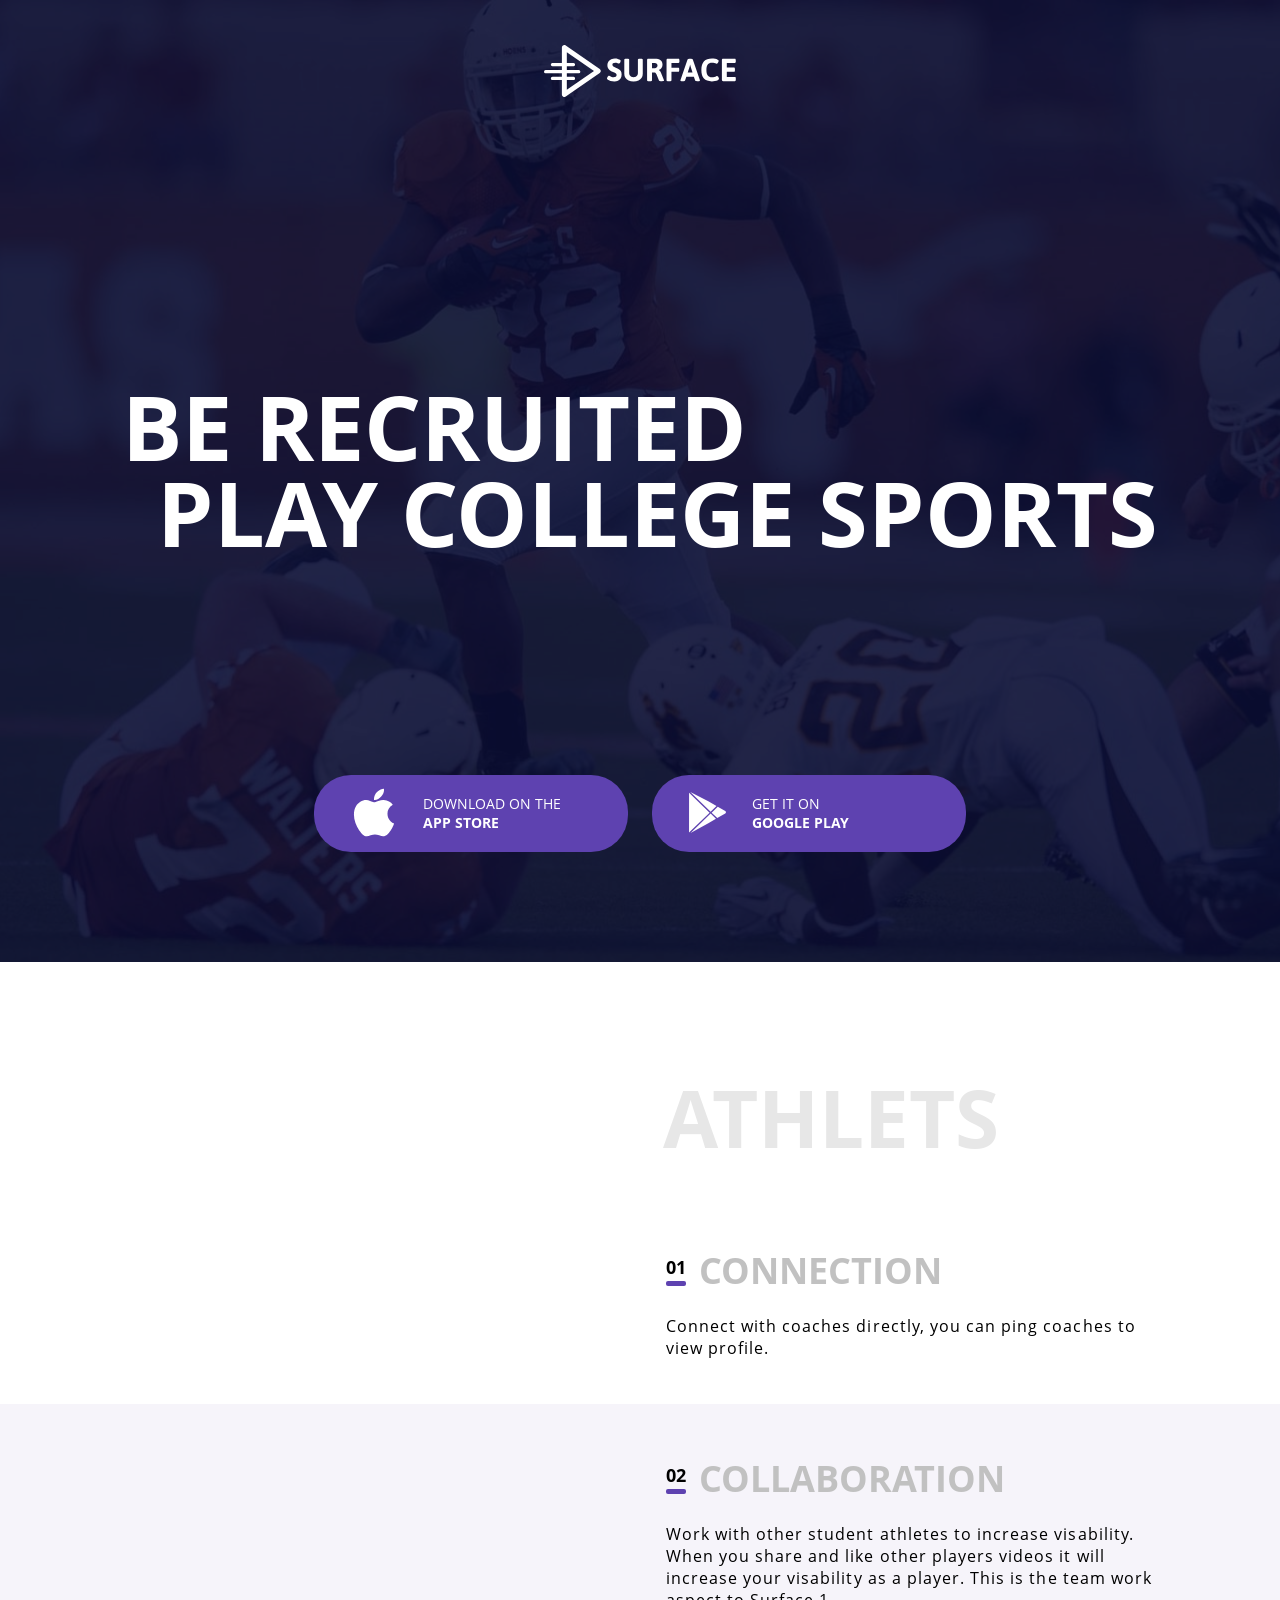
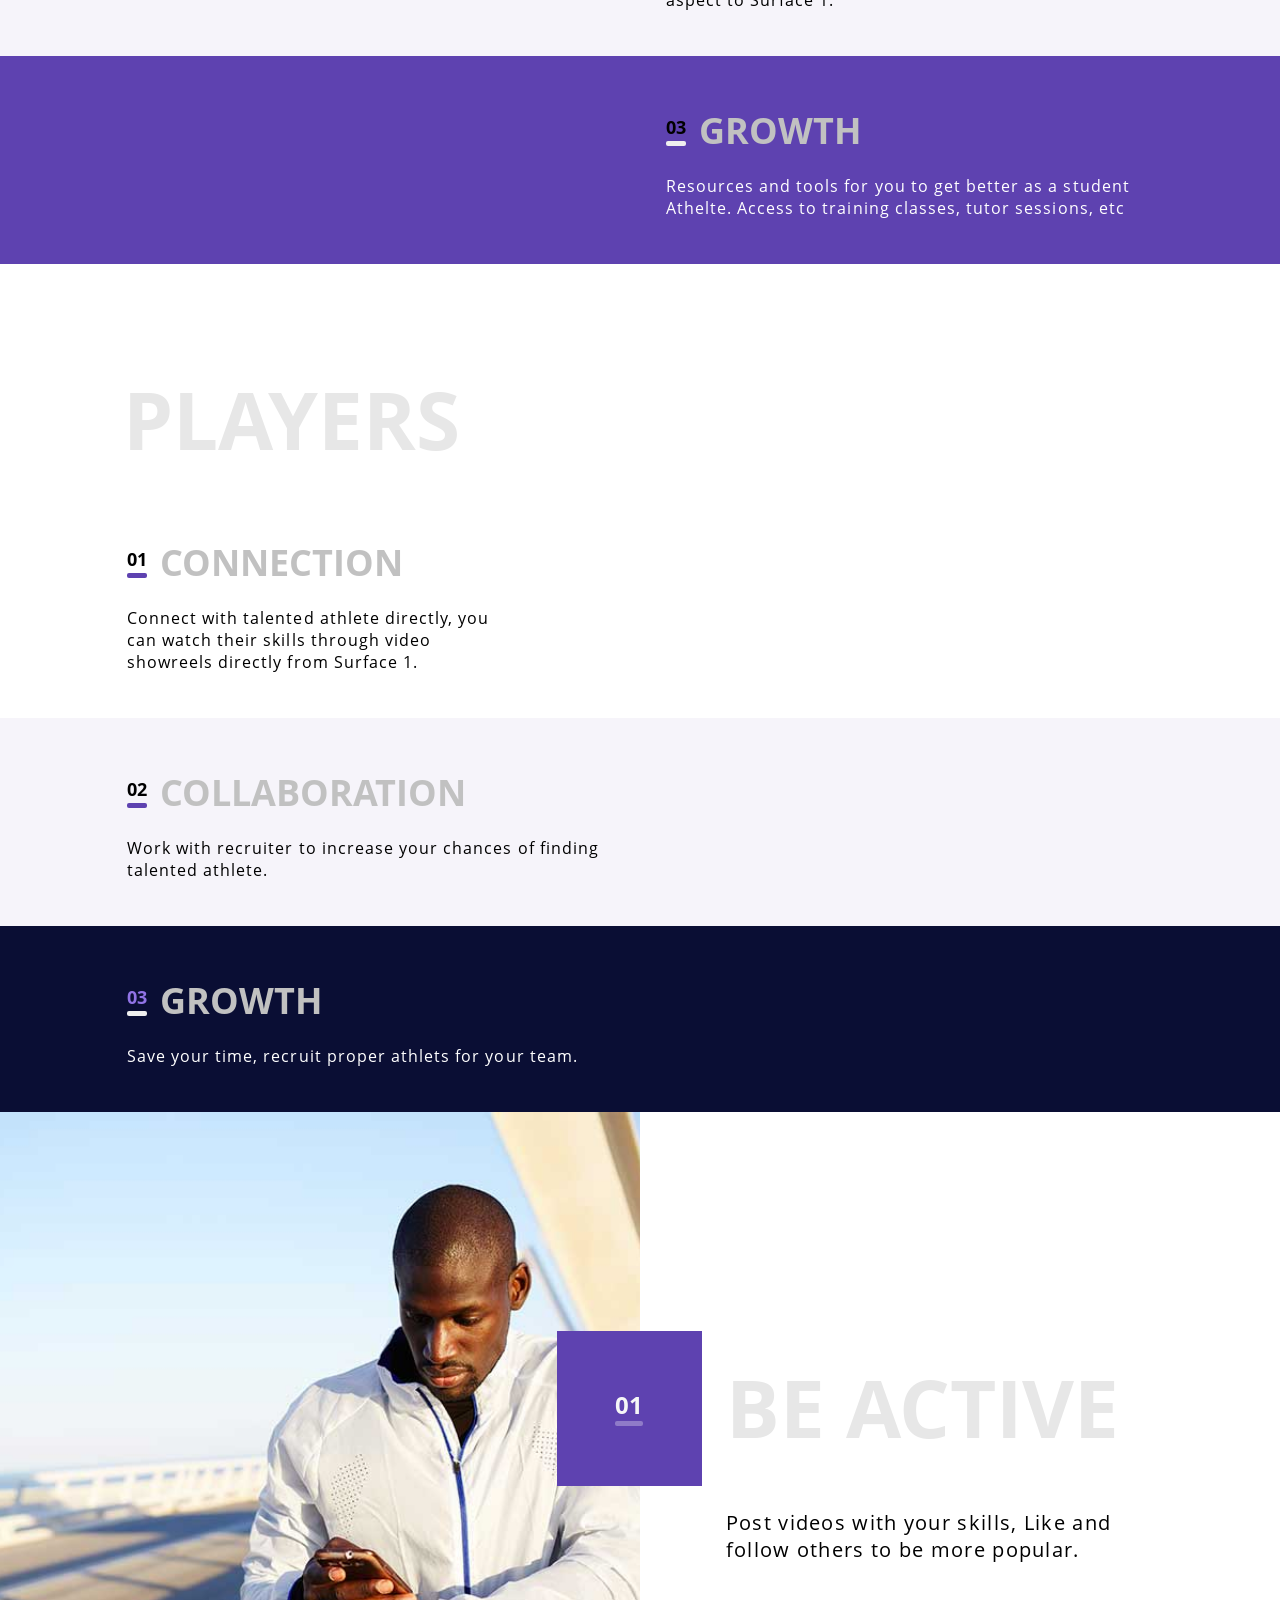
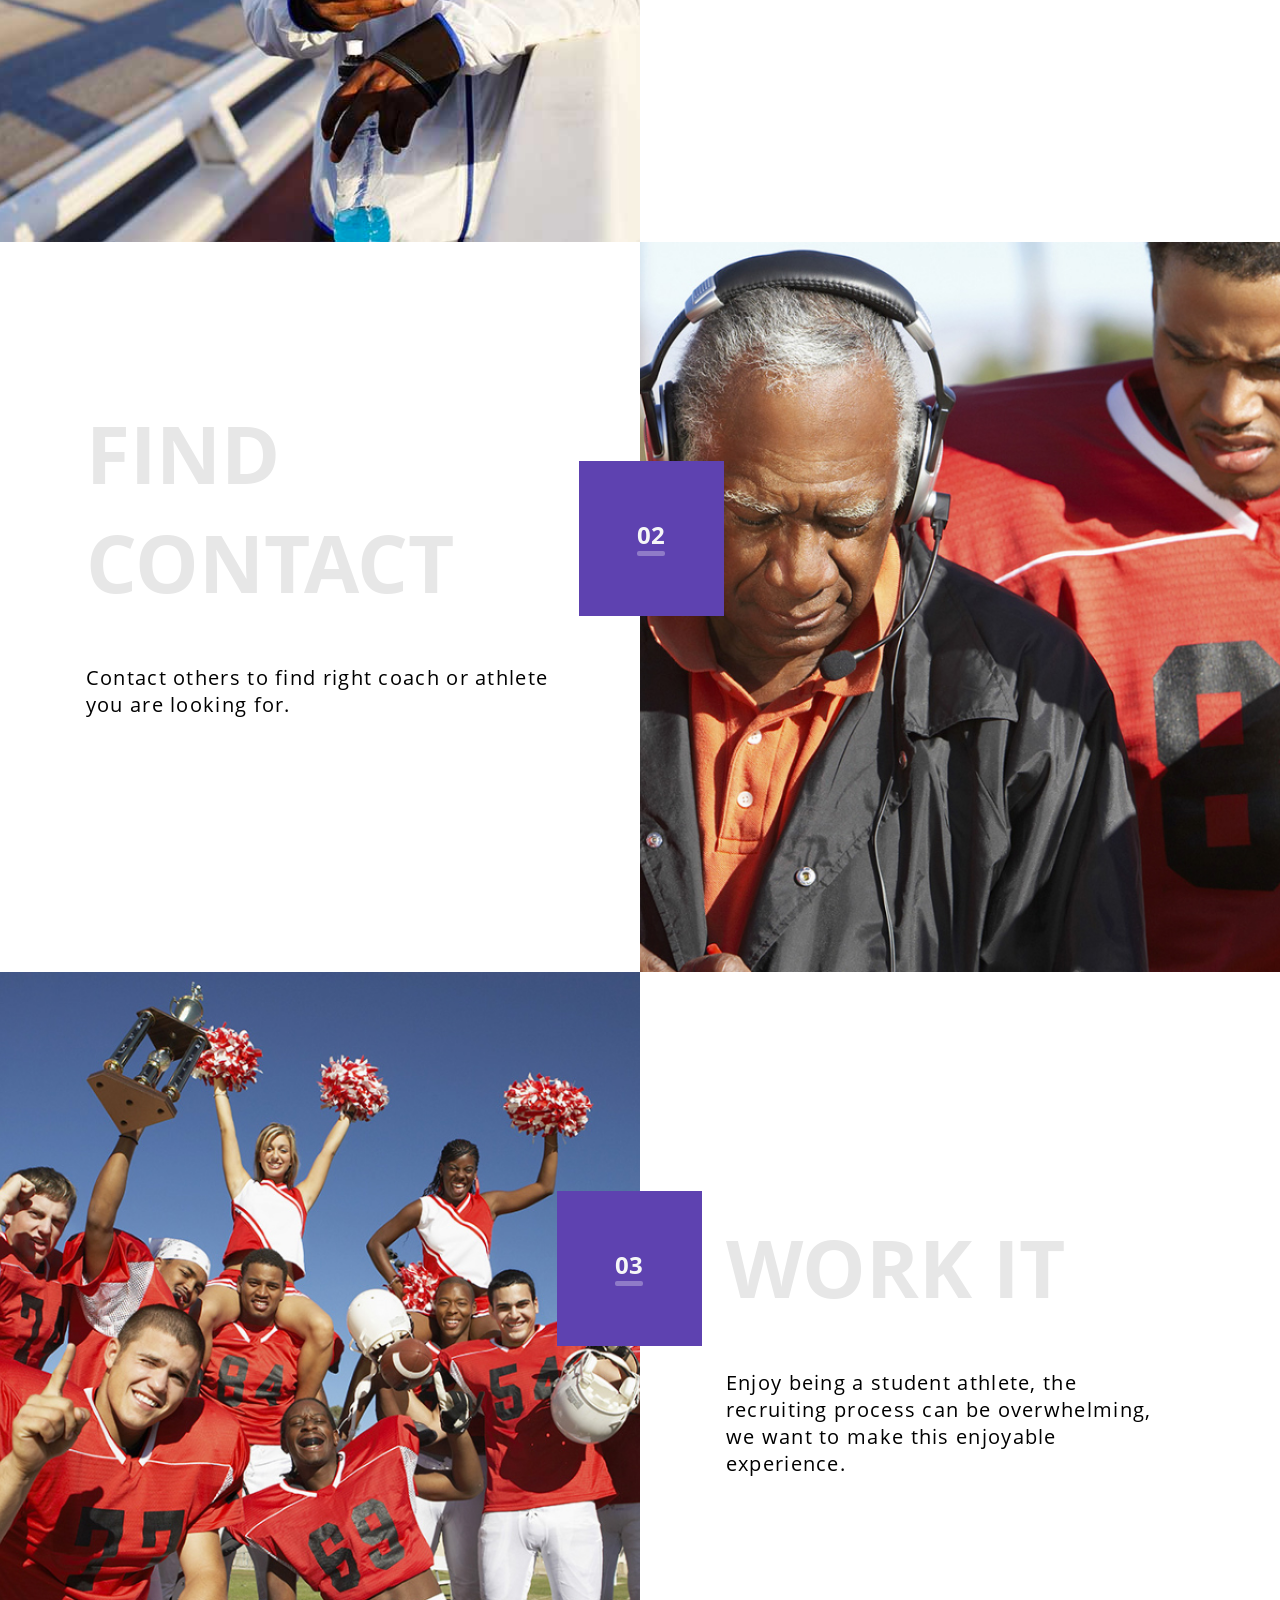
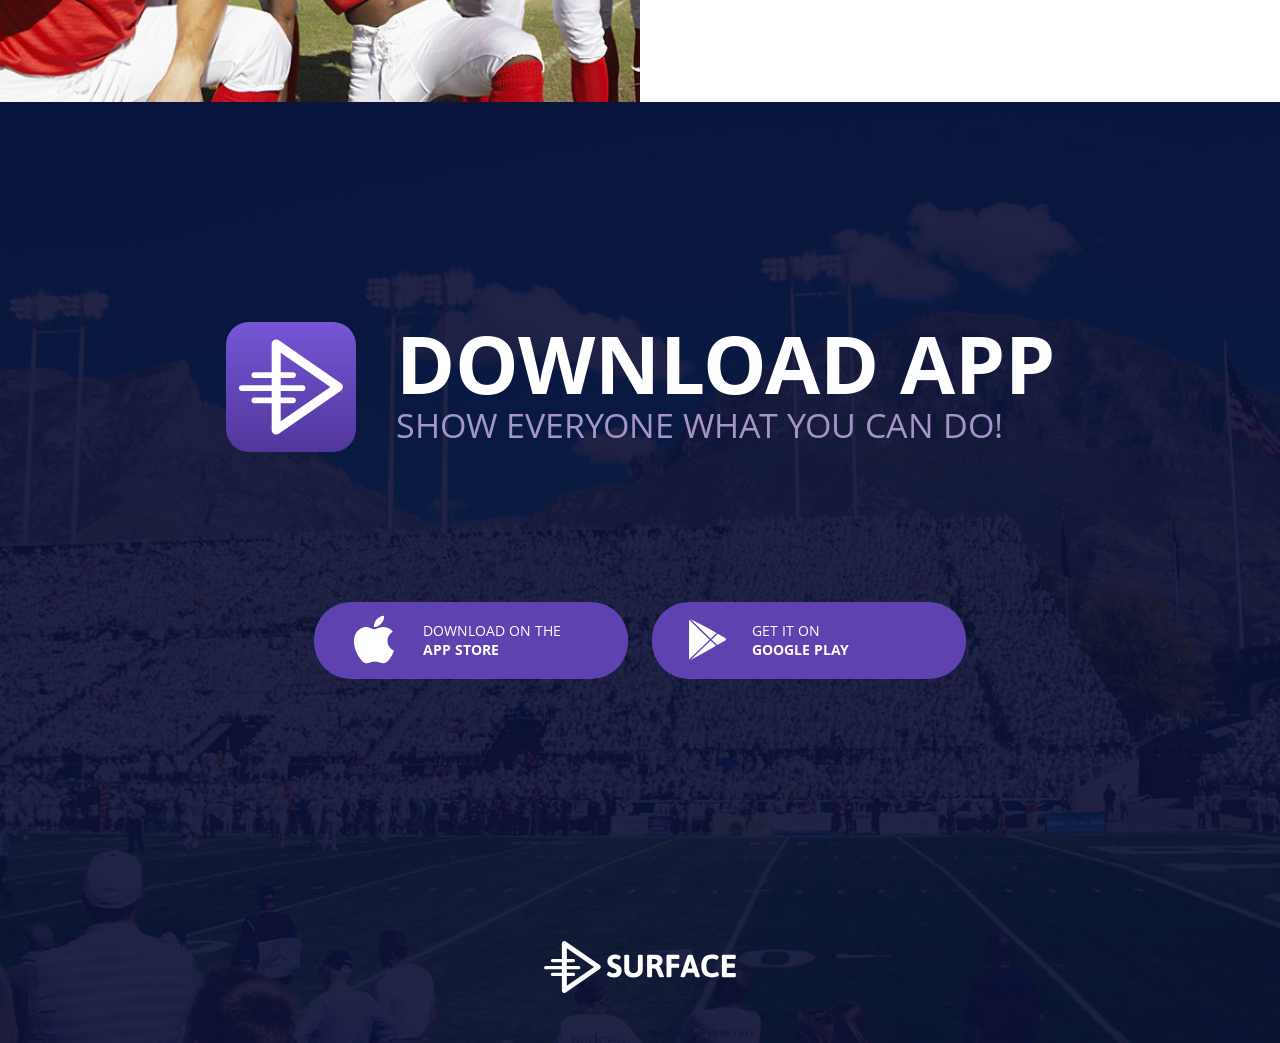
<file: index.html>
<!doctype html>

<html lang="en">

<head>
  <meta charset="utf-8">
  <meta name="viewport" content="width=device-width, initial-scale=1.0">
  <title>MQ-19_Course_Diploma</title>
  <link rel="stylesheet" href="css/styles.css">
</head>

<body>

  <header class="welcome">
    <div class="welcome__container">
      <a href="/" class="surface-logo-container">
    <svg viewBox="0 0 972 264" xmlns="http://www.w3.org/2000/svg" class="surface-logo">
  <g fill="#fff" fill-rule="evenodd">
    <g fill-rule="nonzero" stroke-linecap="round" stroke-linejoin="round">
      <path d="M115.5 36.848v190.304L253.03 132 115.5 36.848zM282.112 142.28l-172 119c-8.29 5.736-19.612-.198-19.612-10.28V13c0-10.082 11.321-16.016 19.612-10.28l172 119c7.184 4.97 7.184 15.59 0 20.56z"/>
      <path d="M42.5 107h107a8 8 0 1 0 0-16h-107a8 8 0 1 0 0 16zm0 70h107a8 8 0 1 0 0-16h-107a8 8 0 1 0 0 16zM8 143h168a8 8 0 1 0 0-16H8a8 8 0 1 0 0 16z"/>
    </g>
    <path d="M356.505 184.362c-7.63 0-14.335-.772-20.117-2.316-5.782-1.544-10.202-3.436-13.26-5.676-3.057-2.24-4.586-4.36-4.586-6.357 0-1.575.59-3.512 1.77-5.813 1.182-2.3 2.59-4.283 4.224-5.95 1.635-1.664 2.997-2.496 4.087-2.496.666 0 2.09.575 4.27 1.725 3.268 1.695 6.37 3.057 9.308 4.086 2.937 1.03 6.313 1.544 10.127 1.544 4.238 0 7.826-.832 10.762-2.497 2.936-1.665 4.404-4.587 4.404-8.764 0-2.423-.757-4.512-2.27-6.268-1.514-1.756-3.452-3.24-5.813-4.45-2.36-1.21-5.57-2.634-9.626-4.27l-7.175-3.087c-4.36-2.12-8.1-4.45-11.217-6.993-3.118-2.543-5.66-5.903-7.63-10.08-1.967-4.18-2.95-9.295-2.95-15.35 0-7.386 1.816-13.532 5.45-18.436 3.632-4.904 8.354-8.507 14.167-10.808 5.812-2.3 12.048-3.45 18.71-3.45 5.448 0 10.382.56 14.802 1.68 4.42 1.12 7.887 2.557 10.4 4.313 2.512 1.757 3.768 3.513 3.768 5.27 0 1.452-.47 3.314-1.407 5.584-.94 2.27-2.104 4.254-3.497 5.95-1.393 1.694-2.694 2.542-3.905 2.542-.544 0-1.513-.303-2.905-.908a51.939 51.939 0 0 0-6.767-2.225c-2.27-.575-5.04-.863-8.31-.863-5.63 0-9.536.893-11.715 2.68-2.18 1.785-3.27 3.89-3.27 6.31 0 2.786.742 5.117 2.225 6.994 1.484 1.877 3.36 3.42 5.63 4.632 2.27 1.21 5.435 2.604 9.492 4.178 6.115 2.603 11.11 5.07 14.985 7.402 3.875 2.33 7.22 5.676 10.036 10.035 2.816 4.36 4.224 9.93 4.224 16.712 0 8.295-1.74 15.092-5.222 20.39-3.482 5.297-7.962 9.127-13.442 11.488-5.48 2.362-11.398 3.542-17.755 3.542h-.002zm96.724 0c-9.81 0-18.21-1.544-25.204-4.632-6.993-3.087-12.337-7.553-16.03-13.396-3.693-5.842-5.54-12.88-5.54-21.115V74.832c0-1.756.787-3.073 2.36-3.95 1.576-.88 4.028-1.318 7.358-1.318h5.45c3.33 0 5.766.44 7.31 1.317 1.544.878 2.316 2.195 2.316 3.95v68.752c0 3.754.923 7.114 2.77 10.08 1.847 2.968 4.435 5.284 7.765 6.95 3.33 1.664 7.145 2.496 11.444 2.496 4.297 0 8.127-.832 11.487-2.497 3.36-1.665 5.98-3.98 7.856-6.948 1.877-2.967 2.816-6.327 2.816-10.08V74.832c0-1.756.77-3.073 2.315-3.95 1.544-.88 3.98-1.318 7.31-1.318h5.36c3.33 0 5.766.44 7.31 1.317 1.544.878 2.316 2.195 2.316 3.95v70.387c0 8.233-1.846 15.272-5.54 21.114-3.692 5.843-9.036 10.31-16.03 13.396-6.992 3.088-15.393 4.632-25.2 4.632l.001.002zm78.376-1.09c-6.478 0-9.717-1.695-9.717-5.085V76.377c0-2.24.513-3.86 1.543-4.86 1.03-.998 2.664-1.497 4.904-1.497h31.515c26.76 0 40.142 10.08 40.142 30.243 0 6.115-1.71 11.382-5.13 15.802-3.422 4.42-8.01 7.72-13.76 9.9v.636c1.998.848 4.102 2.665 6.312 5.45s3.98 5.933 5.313 9.445l14.257 35.51c.485 1.454.727 2.483.727 3.09 0 2.118-3.21 3.177-9.627 3.177h-6.63c-5.39 0-8.507-1.12-9.354-3.36l-12.806-31.515c-1.21-2.42-2.377-4.298-3.497-5.63-1.12-1.332-2.68-2.347-4.677-3.043-1.998-.696-4.692-1.044-8.083-1.044h-6.267v39.507c0 3.39-3.24 5.085-9.717 5.085h-5.45l.002-.001zm30.425-66.026c2.18 0 4.24-.62 6.177-1.862 1.938-1.24 3.48-2.92 4.632-5.04 1.15-2.12 1.724-4.45 1.724-6.993 0-3.753-1.226-6.735-3.678-8.945s-5.767-3.315-9.945-3.315h-14.167v26.156h15.258l-.001-.001zm68.116 66.026c-6.478 0-9.717-1.695-9.717-5.085V76.377c0-2.24.513-3.86 1.543-4.86 1.03-.998 2.664-1.497 4.904-1.497h53.947c1.696 0 2.922.635 3.678 1.907.757 1.27 1.136 3.33 1.136 6.176v4.904c0 2.846-.38 4.904-1.136 6.176-.756 1.27-1.982 1.907-3.678 1.907h-35.51v23.613h34.33c1.695 0 2.936.636 3.723 1.907.787 1.272 1.18 3.3 1.18 6.085v4.995c0 2.846-.393 4.92-1.18 6.222-.787 1.3-2.028 1.952-3.723 1.952h-34.33v42.323c0 3.39-3.24 5.085-9.718 5.085h-5.45.001zm70.205 0c-6.6 0-9.9-1.18-9.9-3.542 0-.666.213-1.634.637-2.906l35.6-103.807c.85-2.3 3.907-3.452 9.174-3.452h8.357c5.267 0 8.325 1.15 9.173 3.452l35.6 103.807c.304 1.21.455 2.18.455 2.906 0 1.21-.65 2.104-1.952 2.68-1.302.575-3.346.862-6.13.862h-7.085c-2.543 0-4.586-.257-6.13-.772-1.544-.514-2.498-1.377-2.86-2.588l-6.54-19.708h-38.054l-6.54 19.708c-.665 2.24-3.147 3.36-7.446 3.36h-6.359zm51.496-44.41l-9.173-28.7c-.545-1.453-1.014-3.118-1.408-4.995a182.088 182.088 0 0 1-1.044-5.358h-.635l-.363 1.997c-.606 3.572-1.302 6.357-2.09 8.355l-9.535 28.7h24.25l-.002.001zm97.995 45.5c-18.163 0-31.56-4.722-40.187-14.168-8.628-9.445-12.942-24.127-12.942-44.048 0-38.326 17.983-57.49 53.948-57.49 4.905 0 9.99.486 15.258 1.454 5.268.97 9.672 2.316 13.214 4.042 3.542 1.725 5.313 3.648 5.313 5.767 0 1.513-.605 3.496-1.816 5.948-1.21 2.452-2.65 4.616-4.314 6.493-1.665 1.878-3.133 2.817-4.405 2.817-.303 0-1.12-.303-2.452-.908a67.092 67.092 0 0 0-9.127-3.044c-3.18-.817-7.222-1.226-12.126-1.226-9.506 0-16.544 3.012-21.116 9.037-4.57 6.024-6.857 15.12-6.857 27.29s2.302 21.344 6.904 27.52c4.6 6.175 11.504 9.263 20.707 9.263 4.784 0 8.947-.484 12.49-1.453 3.54-.97 7.007-2.21 10.398-3.723.18-.06.726-.288 1.634-.682.91-.393 1.575-.59 1.998-.59 1.575 0 3.088.923 4.54 2.77 1.454 1.847 2.635 3.936 3.543 6.267.91 2.33 1.363 4.01 1.363 5.04 0 2.966-1.983 5.48-5.95 7.537-3.965 2.06-8.748 3.588-14.35 4.587-5.6 1-10.82 1.498-15.665 1.498l-.003.002zM907.06 183c-2.24 0-3.875-.515-4.905-1.544-1.03-1.03-1.544-2.664-1.544-4.904V76.377c0-2.24.514-3.86 1.543-4.86 1.03-.998 2.664-1.497 4.905-1.497h59.124c1.695 0 2.92.635 3.678 1.907.757 1.27 1.135 3.33 1.135 6.176v4.904c0 2.846-.378 4.904-1.135 6.176-.757 1.27-1.983 1.907-3.678 1.907h-40.688v23.43h36.328c1.696 0 2.922.637 3.678 1.91.757 1.27 1.136 3.33 1.136 6.174v4.996c0 2.845-.38 4.904-1.136 6.175-.756 1.272-1.982 1.908-3.678 1.908h-36.328v26.156h40.778c1.696 0 2.922.635 3.68 1.906.756 1.272 1.134 3.3 1.134 6.085v5.087c0 2.846-.378 4.904-1.135 6.176-.756 1.27-1.982 1.907-3.678 1.907H907.06z" fill-rule="nonzero"/>
  </g>
</svg>
    </a>
      <div class="title">
        <h1 class="welcome-title">Be recruited
        	<span class="welcome-title-second">Play college sports</span>
        </h1>
      </div>
      <div class="get-app">
        <a href="/" class="button-container">
          <div class="app-store-button">
            <svg xmlns="http://www.w3.org/2000/svg" viewBox="0 0 170 170" class="apple-logo">
  <g fill="#fff" fill-rule="evenodd">
  <path d="M150.37 130.25c-2.45 5.66-5.35 10.87-8.71 15.66-4.58 6.53-8.33 11.05-11.22 13.56-4.48 4.12-9.28 6.23-14.42 6.35-3.69 0-8.14-1.05-13.32-3.18-5.197-2.12-9.973-3.17-14.34-3.17-4.58 0-9.492 1.05-14.746 3.17-5.262 2.13-9.5 3.24-12.742 3.35-4.93.21-9.842-1.96-14.746-6.52-3.13-2.73-7.045-7.41-11.735-14.04-5.03-7.08-9.168-15.29-12.41-24.65-3.47-10.11-5.21-19.9-5.21-29.378 0-10.857 2.346-20.22 7.045-28.068C27.508 57.03 32.42 52.06 38.57 48.41s12.793-5.51 19.948-5.63c3.915 0 9.05 1.21 15.43 3.59 6.36 2.39 10.446 3.6 12.237 3.6 1.34 0 5.877-1.416 13.57-4.24 7.275-2.617 13.415-3.7 18.445-3.274 13.63 1.1 23.87 6.473 30.68 16.153-12.19 7.385-18.22 17.73-18.1 31 .11 10.338 3.86 18.94 11.23 25.77 3.34 3.17 7.07 5.62 11.22 7.36-.9 2.61-1.85 5.11-2.86 7.51zM119.11 7.24c0 8.102-2.96 15.667-8.86 22.67-7.12 8.323-15.732 13.133-25.07 12.374-.12-.972-.19-1.995-.19-3.07 0-7.778 3.387-16.102 9.4-22.908 3.002-3.446 6.82-6.31 11.45-8.597 4.62-2.253 8.99-3.498 13.1-3.71.12 1.082.17 2.165.17 3.24z"/>
  </g> 
            </svg>
            <div class="button-span-container">
              <span class="get-on-store">Download on the</span>
              <span class="store-name">App Store</span>
            </div>
          </div>
        </a>

        <a href="/" class="button-container">
          <div class="google-play-button">
            <svg xmlns="http://www.w3.org/2000/svg" viewBox="0 0 505.499 505.499" class="google-play-logo">
  <g fill="#fff" fill-rule="evenodd">
  <path d="M471.497 234.466l-92.082-53.135-75.733 73.208 69.215 66.907 98.6-56.91c5.43-3.133 8.677-8.756 8.677-15.03 0-6.275-3.245-11.898-8.677-15.04zM363.785 172.3l-101.332-58.497L40.375 0l250.828 242.47M44.063 505.5l218.77-120.512 94.435-54.515-66.065-63.87M25.56 9.815l-.236 489.67L278.72 254.534"/> 
</g>
</svg>
            <div class="button-span-container">
              <span class="get-on-store">Get it on</span>
              <span class="store-name">Google play</span>
            </div>
          </div>
        </a>
      </div>
    </div>
  </header>
  <main class="main__layout">
    <section class="athlets">
      <picture>
        <source media="(min-width: 961px)" srcset="img/footballer_566.png">
        <source media="(min-width: 641px) and (max-width: 960px)" srcset="img/footballer_497.png">
        <source media="(max-width: 640px)" srcset="img/footballer_192.png">
        <img src="img/footballer_566.png" class="footballer"  alt="Football player">    
      </picture>
      <h3 class="section-headline-right">Athlets</h3>
      <div class="athlets-connection">
        <div class="headline-and-counter">
          <span class="counter">01</span>
          <h4 class="feature-headline">Connection</h4>
        </div>
        <p class="main-text">Connect with coaches directly, you can ping coaches to view profile.</p>
      </div>
      <div class="athlets-collaboration">
        <div class="headline-and-counter-nth">
          <span class="counter">02</span>
          <h4 class="feature-headline">Collaboration</h4>
        </div>
        <p class="main-text">Work with other student athletes to increase visability. When you share and like other players videos it will increase your visability as a player. This is the team work aspect to Surface 1.</p>
      </div>
      <div class="athlets-growth">
        <div class="headline-and-counter-nth">
          <span class="counter-inverted">03</span>
          <h4 class="feature-headline">Growth</h4>
        </div>
        <p class="main-text-inverted">Resources and tools for you to get better as a student Athelte. Access to training classes, tutor sessions, etc</p>
      </div>
    </section>
    <section class="players">
      <picture>
        <source media="(min-width: 961px)" srcset="img/basketballer_991.png">
        <source media="(min-width: 641px) and (max-width: 960px)" srcset="img/basketballer_436.png">
        <source media="(max-width: 640px)" srcset="img/basketballer_302.png">
        <img src="img/basketballer_991.png" class="basketballer" alt="Basketball player">    
      </picture>
      <h3 class="section-headline-left">Players</h3>
      <div class="players-connection">
        <div class="headline-and-counter">
          <span class="counter">01</span>
          <h4 class="feature-headline">Connection</h4>
        </div>
        <p class="main-text">Connect with talented athlete directly, you can watch their skills through video showreels directly from Surface 1.</p>
      </div>
      <div class="players-collaboration">
        <div class="headline-and-counter-nth">
          <span class="counter">02</span>
          <h4 class="feature-headline">Collaboration</h4>
        </div>
        <p class="main-text">Work with recruiter to increase your chances of finding talented athlete.</p>
      </div>
      <div class="players-growth">
        <div class="headline-and-counter-nth">
          <span class="counter-inverted-players">03</span>
          <h4 class="feature-headline">Growth</h4>
        </div>
        <p class="main-text-inverted">Save your time, recruit proper athlets for your team.</p>
      </div>
    </section>
    <section class="steps">

      <div class="step"> 
        <div class="picture-counter-container">
        <picture class="step-picture-card">
        <source media="(min-width: 961px)" srcset="img/be-active_1024.jpg">
        <source media="(min-width: 641px) and (max-width: 960px)" srcset="img/be-active_960.jpg">
        <source media="(max-width: 640px)" srcset="img/be-active_640.jpg">
        <img class="step-picture-card-wide" src="img/be-active_1024.jpg" alt="Man using a phone">    
      </picture>
        <div class="step-count">
          <span class="counter-large">01</span>
        </div>
      </div>
        <div class="step-text">
          <h3 class="section-headline">Be active</h3>
          <p class="main-text-large">Post videos with your skills, Like and follow others to be more popular.</p>
        </div>
      </div>
      <div class="step">
       
        <div class="step-text-left">
          <h3 class="section-headline">Find contact</h3>
          <p class="main-text-large">Contact others to find right coach or athlete you are looking for.</p>
        </div>
        <div class="picture-counter-container">
        <picture class="step-picture-card">
        <source media="(min-width: 961px)" srcset="img/find-contact_1024.jpg">
        <source media="(min-width: 641px) and (max-width: 960px)" srcset="img/find-contact_960.jpg">
        <source media="(max-width: 640px)" srcset="img/find-contact_640.jpg">
        <img class="step-picture-card-wide" src="img/find-contact_1024.jpg" alt="Athlets and the coach"></picture> 
        <div class="step-count-2">
          <span class="counter-large">02</span>
        </div>
        </div>
      </div>
      <div class="step">
        <div class="picture-counter-container">
        <picture class="step-picture-card">
        <source media="(min-width: 961px)" srcset="img/work-it_1024.jpg">
        <source media="(min-width: 641px) and (max-width: 960px)" srcset="img/work-it_960.jpg">
        <source media="(max-width: 640px)" srcset="img/work-it_640.jpg">
        <img class="step-picture-card-wide" src="img/find-contact_1024.jpg" alt="Team celebrating victory"></picture>
           <div class="step-count">
          <span class="counter-large">03</span>
        </div>
        </div>
        <div class="step-text">
          <h3 class="section-headline">Work it</h3>
          <p class="main-text-large">Enjoy being a student athlete, the recruiting process can be overwhelming, we want to make this enjoyable experience. </p>
        </div>
      </div>
    </section>
  </main>
  
  <footer class="download-app">
    <div class="footer__container">
      <div class="download-app-title">
        <div class="surface-app-icon">
          <svg viewBox="0 0 288 264" xmlns="http://www.w3.org/2000/svg" class="icon-path">
  <g fill="#fff" fill-rule="evenodd">
    <path d="M115.5 36.848v190.304L253.03 132 115.5 36.848zM282.112 142.28l-172 119c-8.29 5.736-19.612-.198-19.612-10.28V13c0-10.082 11.321-16.016 19.612-10.28l172 119c7.184 4.97 7.184 15.59 0 20.56z" fill-rule="nonzero"/>
    <path d="M42.5 107h107a8 8 0 1 0 0-16h-107a8 8 0 1 0 0 16zm0 70h107a8 8 0 1 0 0-16h-107a8 8 0 1 0 0 16zM8 143h168a8 8 0 1 0 0-16H8a8 8 0 1 0 0 16z" fill-rule="nonzero" stroke-linecap="round" stroke-linejoin="round"/>
  </g>
</svg>
        </div>
        <div class="header-container">
          <h5 class="download-app-header">Download app</h5>
          <span class="download-app-slogan">Show everyone what you can do!</span>
        </div>
      </div>
      <div class="get-app-footer">
        <a href="/" class="button-container">
          <div class="app-store-button">
            <svg xmlns="http://www.w3.org/2000/svg" viewBox="0 0 170 170" class="apple-logo">
  <g fill="#fff" fill-rule="evenodd">
  <path d="M150.37 130.25c-2.45 5.66-5.35 10.87-8.71 15.66-4.58 6.53-8.33 11.05-11.22 13.56-4.48 4.12-9.28 6.23-14.42 6.35-3.69 0-8.14-1.05-13.32-3.18-5.197-2.12-9.973-3.17-14.34-3.17-4.58 0-9.492 1.05-14.746 3.17-5.262 2.13-9.5 3.24-12.742 3.35-4.93.21-9.842-1.96-14.746-6.52-3.13-2.73-7.045-7.41-11.735-14.04-5.03-7.08-9.168-15.29-12.41-24.65-3.47-10.11-5.21-19.9-5.21-29.378 0-10.857 2.346-20.22 7.045-28.068C27.508 57.03 32.42 52.06 38.57 48.41s12.793-5.51 19.948-5.63c3.915 0 9.05 1.21 15.43 3.59 6.36 2.39 10.446 3.6 12.237 3.6 1.34 0 5.877-1.416 13.57-4.24 7.275-2.617 13.415-3.7 18.445-3.274 13.63 1.1 23.87 6.473 30.68 16.153-12.19 7.385-18.22 17.73-18.1 31 .11 10.338 3.86 18.94 11.23 25.77 3.34 3.17 7.07 5.62 11.22 7.36-.9 2.61-1.85 5.11-2.86 7.51zM119.11 7.24c0 8.102-2.96 15.667-8.86 22.67-7.12 8.323-15.732 13.133-25.07 12.374-.12-.972-.19-1.995-.19-3.07 0-7.778 3.387-16.102 9.4-22.908 3.002-3.446 6.82-6.31 11.45-8.597 4.62-2.253 8.99-3.498 13.1-3.71.12 1.082.17 2.165.17 3.24z"/>
  </g> 
            </svg>
            <div class="button-span-container">
              <span class="get-on-store">Download on the</span>
              <span class="store-name">App Store</span>
            </div>
          </div>
        </a>

        <a href="/" class="button-container">
          <div class="google-play-button">
            <svg xmlns="http://www.w3.org/2000/svg" viewBox="0 0 505.499 505.499" class="google-play-logo">
  <g fill="#fff" fill-rule="evenodd">
  <path d="M471.497 234.466l-92.082-53.135-75.733 73.208 69.215 66.907 98.6-56.91c5.43-3.133 8.677-8.756 8.677-15.03 0-6.275-3.245-11.898-8.677-15.04zM363.785 172.3l-101.332-58.497L40.375 0l250.828 242.47M44.063 505.5l218.77-120.512 94.435-54.515-66.065-63.87M25.56 9.815l-.236 489.67L278.72 254.534"/> 
</g>
</svg>
            <div class="button-span-container">
              <span class="get-on-store">Get it on</span>
              <span class="store-name">Google play</span>
            </div>
          </div>
        </a>
      </div>
      <a href="/" class="surface-logo-cont-footer">
    <svg viewBox="0 0 972 264" xmlns="http://www.w3.org/2000/svg" class="surface-logo">
  <g fill="#fff" fill-rule="evenodd">
    <g fill-rule="nonzero" stroke-linecap="round" stroke-linejoin="round">
      <path d="M115.5 36.848v190.304L253.03 132 115.5 36.848zM282.112 142.28l-172 119c-8.29 5.736-19.612-.198-19.612-10.28V13c0-10.082 11.321-16.016 19.612-10.28l172 119c7.184 4.97 7.184 15.59 0 20.56z"/>
      <path d="M42.5 107h107a8 8 0 1 0 0-16h-107a8 8 0 1 0 0 16zm0 70h107a8 8 0 1 0 0-16h-107a8 8 0 1 0 0 16zM8 143h168a8 8 0 1 0 0-16H8a8 8 0 1 0 0 16z"/>
    </g>
    <path d="M356.505 184.362c-7.63 0-14.335-.772-20.117-2.316-5.782-1.544-10.202-3.436-13.26-5.676-3.057-2.24-4.586-4.36-4.586-6.357 0-1.575.59-3.512 1.77-5.813 1.182-2.3 2.59-4.283 4.224-5.95 1.635-1.664 2.997-2.496 4.087-2.496.666 0 2.09.575 4.27 1.725 3.268 1.695 6.37 3.057 9.308 4.086 2.937 1.03 6.313 1.544 10.127 1.544 4.238 0 7.826-.832 10.762-2.497 2.936-1.665 4.404-4.587 4.404-8.764 0-2.423-.757-4.512-2.27-6.268-1.514-1.756-3.452-3.24-5.813-4.45-2.36-1.21-5.57-2.634-9.626-4.27l-7.175-3.087c-4.36-2.12-8.1-4.45-11.217-6.993-3.118-2.543-5.66-5.903-7.63-10.08-1.967-4.18-2.95-9.295-2.95-15.35 0-7.386 1.816-13.532 5.45-18.436 3.632-4.904 8.354-8.507 14.167-10.808 5.812-2.3 12.048-3.45 18.71-3.45 5.448 0 10.382.56 14.802 1.68 4.42 1.12 7.887 2.557 10.4 4.313 2.512 1.757 3.768 3.513 3.768 5.27 0 1.452-.47 3.314-1.407 5.584-.94 2.27-2.104 4.254-3.497 5.95-1.393 1.694-2.694 2.542-3.905 2.542-.544 0-1.513-.303-2.905-.908a51.939 51.939 0 0 0-6.767-2.225c-2.27-.575-5.04-.863-8.31-.863-5.63 0-9.536.893-11.715 2.68-2.18 1.785-3.27 3.89-3.27 6.31 0 2.786.742 5.117 2.225 6.994 1.484 1.877 3.36 3.42 5.63 4.632 2.27 1.21 5.435 2.604 9.492 4.178 6.115 2.603 11.11 5.07 14.985 7.402 3.875 2.33 7.22 5.676 10.036 10.035 2.816 4.36 4.224 9.93 4.224 16.712 0 8.295-1.74 15.092-5.222 20.39-3.482 5.297-7.962 9.127-13.442 11.488-5.48 2.362-11.398 3.542-17.755 3.542h-.002zm96.724 0c-9.81 0-18.21-1.544-25.204-4.632-6.993-3.087-12.337-7.553-16.03-13.396-3.693-5.842-5.54-12.88-5.54-21.115V74.832c0-1.756.787-3.073 2.36-3.95 1.576-.88 4.028-1.318 7.358-1.318h5.45c3.33 0 5.766.44 7.31 1.317 1.544.878 2.316 2.195 2.316 3.95v68.752c0 3.754.923 7.114 2.77 10.08 1.847 2.968 4.435 5.284 7.765 6.95 3.33 1.664 7.145 2.496 11.444 2.496 4.297 0 8.127-.832 11.487-2.497 3.36-1.665 5.98-3.98 7.856-6.948 1.877-2.967 2.816-6.327 2.816-10.08V74.832c0-1.756.77-3.073 2.315-3.95 1.544-.88 3.98-1.318 7.31-1.318h5.36c3.33 0 5.766.44 7.31 1.317 1.544.878 2.316 2.195 2.316 3.95v70.387c0 8.233-1.846 15.272-5.54 21.114-3.692 5.843-9.036 10.31-16.03 13.396-6.992 3.088-15.393 4.632-25.2 4.632l.001.002zm78.376-1.09c-6.478 0-9.717-1.695-9.717-5.085V76.377c0-2.24.513-3.86 1.543-4.86 1.03-.998 2.664-1.497 4.904-1.497h31.515c26.76 0 40.142 10.08 40.142 30.243 0 6.115-1.71 11.382-5.13 15.802-3.422 4.42-8.01 7.72-13.76 9.9v.636c1.998.848 4.102 2.665 6.312 5.45s3.98 5.933 5.313 9.445l14.257 35.51c.485 1.454.727 2.483.727 3.09 0 2.118-3.21 3.177-9.627 3.177h-6.63c-5.39 0-8.507-1.12-9.354-3.36l-12.806-31.515c-1.21-2.42-2.377-4.298-3.497-5.63-1.12-1.332-2.68-2.347-4.677-3.043-1.998-.696-4.692-1.044-8.083-1.044h-6.267v39.507c0 3.39-3.24 5.085-9.717 5.085h-5.45l.002-.001zm30.425-66.026c2.18 0 4.24-.62 6.177-1.862 1.938-1.24 3.48-2.92 4.632-5.04 1.15-2.12 1.724-4.45 1.724-6.993 0-3.753-1.226-6.735-3.678-8.945s-5.767-3.315-9.945-3.315h-14.167v26.156h15.258l-.001-.001zm68.116 66.026c-6.478 0-9.717-1.695-9.717-5.085V76.377c0-2.24.513-3.86 1.543-4.86 1.03-.998 2.664-1.497 4.904-1.497h53.947c1.696 0 2.922.635 3.678 1.907.757 1.27 1.136 3.33 1.136 6.176v4.904c0 2.846-.38 4.904-1.136 6.176-.756 1.27-1.982 1.907-3.678 1.907h-35.51v23.613h34.33c1.695 0 2.936.636 3.723 1.907.787 1.272 1.18 3.3 1.18 6.085v4.995c0 2.846-.393 4.92-1.18 6.222-.787 1.3-2.028 1.952-3.723 1.952h-34.33v42.323c0 3.39-3.24 5.085-9.718 5.085h-5.45.001zm70.205 0c-6.6 0-9.9-1.18-9.9-3.542 0-.666.213-1.634.637-2.906l35.6-103.807c.85-2.3 3.907-3.452 9.174-3.452h8.357c5.267 0 8.325 1.15 9.173 3.452l35.6 103.807c.304 1.21.455 2.18.455 2.906 0 1.21-.65 2.104-1.952 2.68-1.302.575-3.346.862-6.13.862h-7.085c-2.543 0-4.586-.257-6.13-.772-1.544-.514-2.498-1.377-2.86-2.588l-6.54-19.708h-38.054l-6.54 19.708c-.665 2.24-3.147 3.36-7.446 3.36h-6.359zm51.496-44.41l-9.173-28.7c-.545-1.453-1.014-3.118-1.408-4.995a182.088 182.088 0 0 1-1.044-5.358h-.635l-.363 1.997c-.606 3.572-1.302 6.357-2.09 8.355l-9.535 28.7h24.25l-.002.001zm97.995 45.5c-18.163 0-31.56-4.722-40.187-14.168-8.628-9.445-12.942-24.127-12.942-44.048 0-38.326 17.983-57.49 53.948-57.49 4.905 0 9.99.486 15.258 1.454 5.268.97 9.672 2.316 13.214 4.042 3.542 1.725 5.313 3.648 5.313 5.767 0 1.513-.605 3.496-1.816 5.948-1.21 2.452-2.65 4.616-4.314 6.493-1.665 1.878-3.133 2.817-4.405 2.817-.303 0-1.12-.303-2.452-.908a67.092 67.092 0 0 0-9.127-3.044c-3.18-.817-7.222-1.226-12.126-1.226-9.506 0-16.544 3.012-21.116 9.037-4.57 6.024-6.857 15.12-6.857 27.29s2.302 21.344 6.904 27.52c4.6 6.175 11.504 9.263 20.707 9.263 4.784 0 8.947-.484 12.49-1.453 3.54-.97 7.007-2.21 10.398-3.723.18-.06.726-.288 1.634-.682.91-.393 1.575-.59 1.998-.59 1.575 0 3.088.923 4.54 2.77 1.454 1.847 2.635 3.936 3.543 6.267.91 2.33 1.363 4.01 1.363 5.04 0 2.966-1.983 5.48-5.95 7.537-3.965 2.06-8.748 3.588-14.35 4.587-5.6 1-10.82 1.498-15.665 1.498l-.003.002zM907.06 183c-2.24 0-3.875-.515-4.905-1.544-1.03-1.03-1.544-2.664-1.544-4.904V76.377c0-2.24.514-3.86 1.543-4.86 1.03-.998 2.664-1.497 4.905-1.497h59.124c1.695 0 2.92.635 3.678 1.907.757 1.27 1.135 3.33 1.135 6.176v4.904c0 2.846-.378 4.904-1.135 6.176-.757 1.27-1.983 1.907-3.678 1.907h-40.688v23.43h36.328c1.696 0 2.922.637 3.678 1.91.757 1.27 1.136 3.33 1.136 6.174v4.996c0 2.845-.38 4.904-1.136 6.175-.756 1.272-1.982 1.908-3.678 1.908h-36.328v26.156h40.778c1.696 0 2.922.635 3.68 1.906.756 1.272 1.134 3.3 1.134 6.085v5.087c0 2.846-.378 4.904-1.135 6.176-.756 1.27-1.982 1.907-3.678 1.907H907.06z" fill-rule="nonzero"/>
  </g>
</svg>
    </a>
  </div>
  </footer>
</body>

</html>
</file>
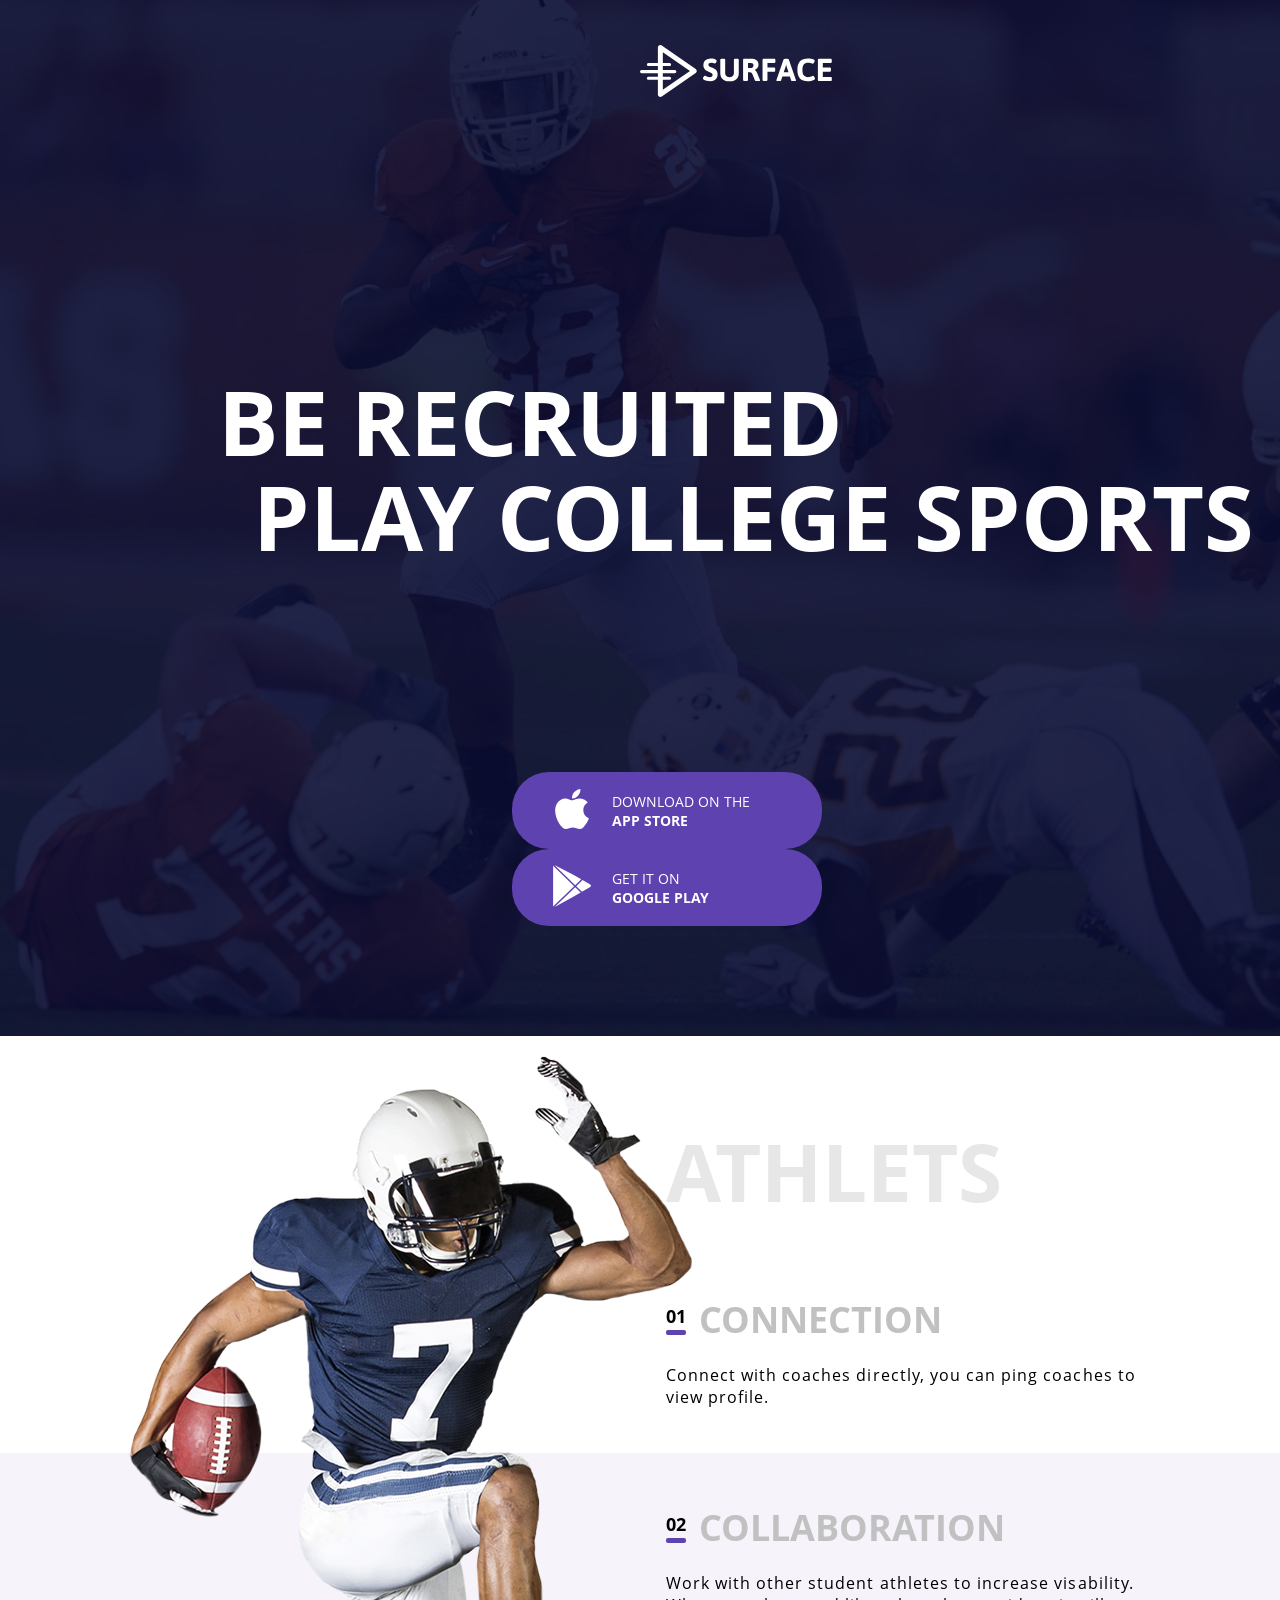
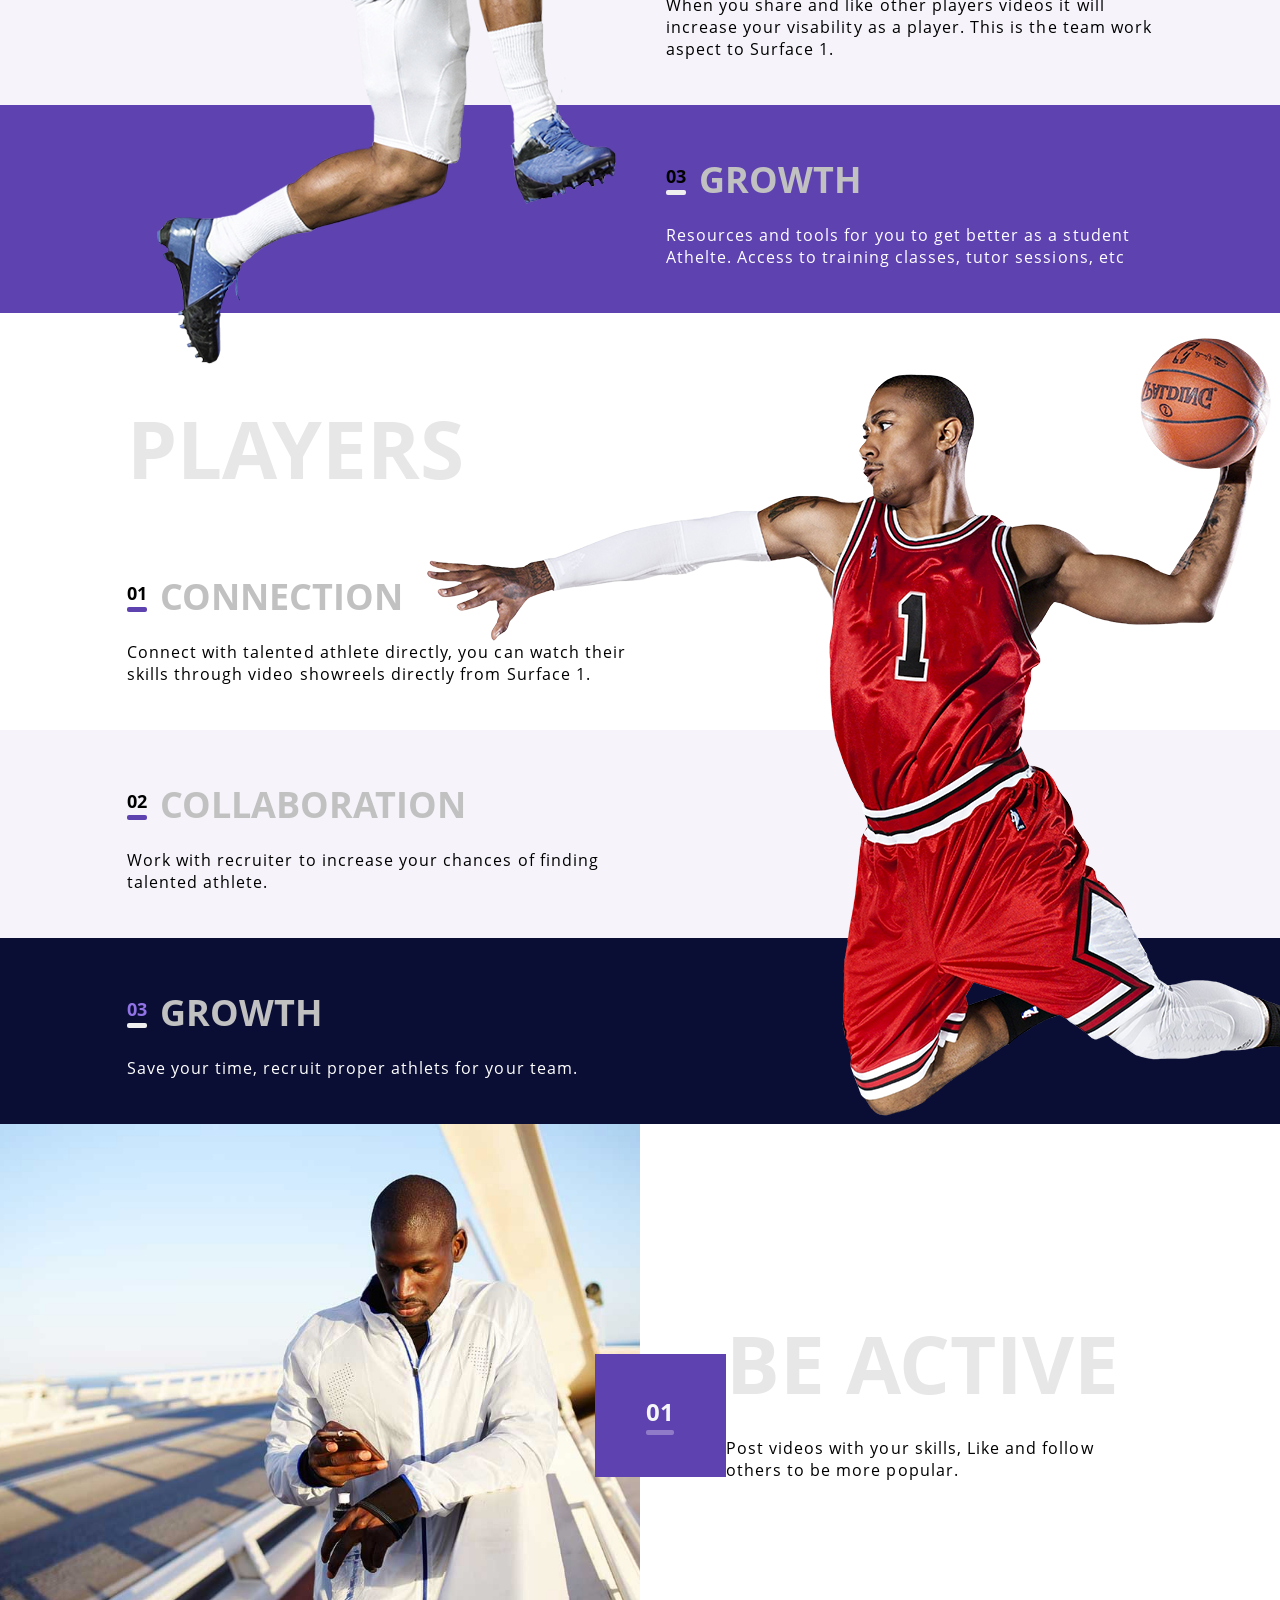
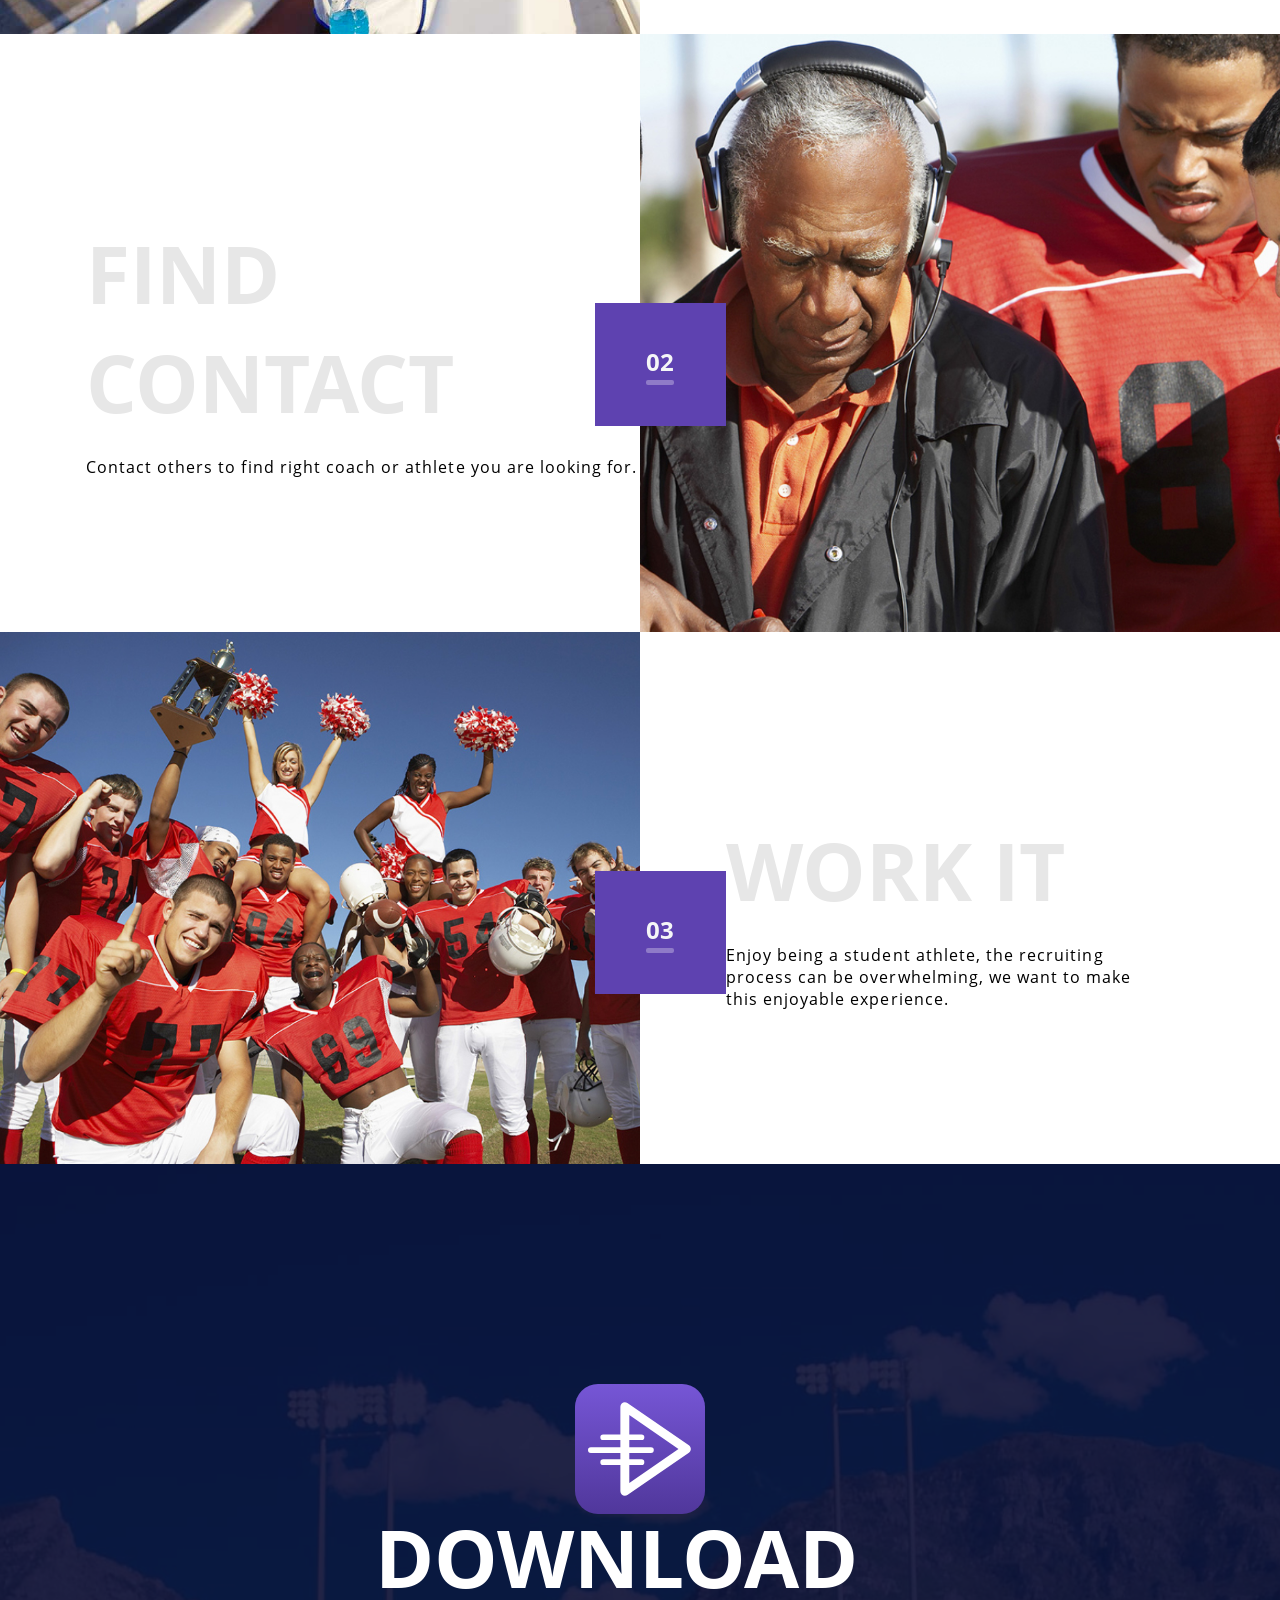
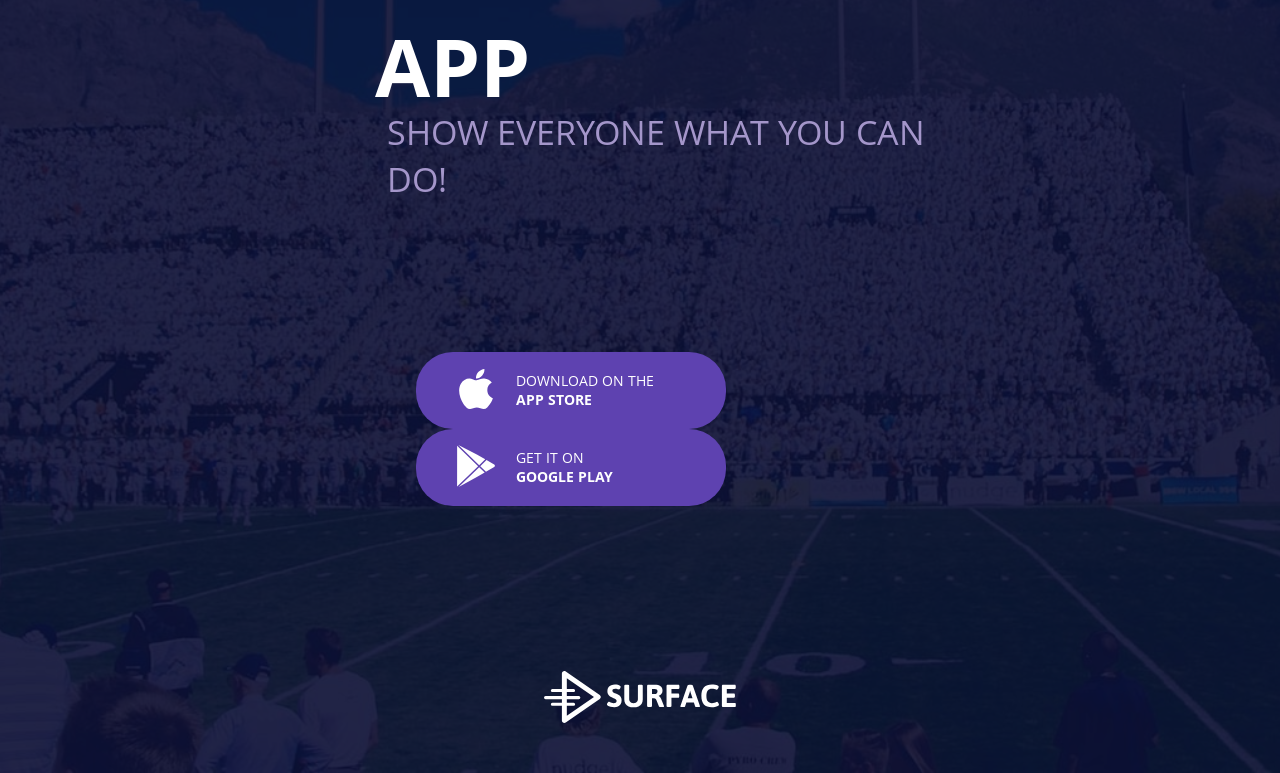
<file: mq-diploma-fe788ca482ae2cb8f2ebb37667b643b1bc475253/index.html>
<!doctype html>

<html lang="en">

<head>
  <meta charset="utf-8">
  <meta name="viewport" content="width=device-width, initial-scale=1.0">
  <title>MQ-19_Course_Diploma</title>
  <link rel="stylesheet" href="css/styles.css">
</head>

<body>

  <header class="welcome">
    <div class="welcome__container">
      <a href="/" class="surface-logo">
    <img src="svg/surface_logo_text.svg" alt="">
    </a>
      <div class="title">
        <h1 class="welcome-title">Be recruited</h1>
        <h2 class="welcome-title-second">Play college sports</h1>
      </div>
      <div class="get-app">
        <a href="/">
          <div class="app-store-button">
            <span class="get-on-store">Download on the</span>
            <span class="store-name">App Store</span>
          </div>
        </a>

        <a href="/">
          <div class="google-play-button">
            <span class="get-on-store">Get it on</span>
            <span class="store-name">Google play</span>
          </div>
        </a>
      </div>
  </header>

  <main class="main__layout">
    <section class="athlets">
      <img class="footballer" src="img/footballer_566.png" alt="Football player">
      <div class="athlets-connection">
        <h3 class="section__headline">Athlets</h3>
        <div class="headline-and-counter">
          <span class="counter">01</span>
          <h4 class="feature-headline">Connection</h4>
        </div>
        <p class="main-text">Connect with coaches directly, you can ping coaches to view profile.</p>
      </div>
      <div class="athlets-collaboration">
        <div class="headline-and-counter">
          <span class="counter">02</span>
          <h4 class="feature-headline">Collaboration</h4>
        </div>
        <p class="main-text">Work with other student athletes to  increase visability. When you share and like other players videos it will increase your visability as a player. This is the team work aspect to Surface 1.</p>
      </div>
      <div class="athlets-growth">
        <div class="headline-and-counter">
          <span class="counter-inverted">03</span>
          <h4 class="feature-headline">Growth</h4>
        </div>
        <p class="main-text-inverted">Resources and tools for you to get better as a student Athelte. Access to training classes, tutor sessions, etc</p>
      </div>
    </section>

    <section class="players">
      <img class="basketballer" src="img/basketballer_991.png" alt="Basketball player">
      <div class="players-connection">
        <h3 class="section__headline">Players</h3>
        <div class="headline-and-counter">
          <span class="counter">01</span>
          <h4 class="feature-headline">Connection</h4>
        </div>
        <p class="main-text">Connect with talented athlete directly, you can watch their skills through video showreels directly from Surface 1.</p>
      </div>
      <div class="players-collaboration">
        <div class="headline-and-counter">
          <span class="counter">02</span>
          <h4 class="feature-headline">Collaboration</h4>
        </div>
        <p class="main-text">Work with recruiter to increase your chances of finding talented athlete.</p>
      </div>
      <div class="players-growth">
        <div class="headline-and-counter">
          <span class="counter-inverted-players">03</span>
          <h4 class="feature-headline">Growth</h4>
        </div>
        <p class="main-text-inverted">Save your time, recruit proper athlets for your team.</p>
      </div>
    </section>
    <section class="steps">

      <div class="step">
        <img class="step-picture-card" src="img/be-active_1024.jpg" alt="Man using a phone">
        <div class="step-count">
          <span class="counter-large">01</span>
        </div>
        <div class="step-text">
          <h3 class="section__headline">Be active</h3>
          <p class="main-text-large">Post videos with your skills, Like and follow others to be more popular.</p>
        </div>
      </div>
        <div class="step">
          <div class="step-count">
            <span class="counter-large">02</span>
          </div>
          <div class="step-text-left">
            <h3 class="section__headline">Find contact</h3>
            <p class="main-text-large">Contact others to find right coach or athlete you are looking for.</p>
          </div>
          <img class="step-picture-card" src="img/find-contact_1024.jpg" alt="Athlets and the coach">
        </div>

        <div class="step">
          <div class="step-count">
            <span class="counter-large">03</span>
          </div>
          <img class="step-picture-card" src="img/work-it_1024.jpg" alt="Team celebrating victory">
          <div class="step-text">
            <h3 class="section__headline">Work it</h3>
            <p class="main-text-large">Enjoy being a student athlete, the recruiting process
can be overwhelming, we want to make this enjoyable experience. </p>
          </div>
        </div>
    </section>
  </main>
<footer class="download-app">
    <div class="footer__container">
      
      <div class="download-app-title">
        <div class="surface-app-icon">

        </div>
        <div class="header-container">
        <h5 class="download-app-header">Download app</h5>
        <span class="download-app-slogan">Show everyone what you can do!</span>
      </div>
      </div>
      <div class="get-app-footer">
        <a href="/">
          <div class="app-store-button">
            <span class="get-on-store">Download on the</span>
            <span class="store-name">App Store</span>
          </div>
        </a>

        <a href="/">
          <div class="google-play-button">
            <span class="get-on-store">Get it on</span>
            <span class="store-name">Google play</span>
          </div>
        </a>
      </div> 
      <a href="/" >
    <img src="svg/surface_logo_text.svg" class="surface-logo-footer" alt="">
    </a>
  </footer>
</body>

</html>
</file>
<file: css/styles.css>
body {
  font-family: Open Sans, Arial, sans-serif;
  margin: 0px;
  min-width: 320px;
}

h1 {
  margin: 0;
  width: 100%;
  display:flex;
  flex-direction: column;
}

h2, h3, h4, h5 {
  margin: 0;
}

a {
  text-decoration: none;
}

@font-face {
  font-family: Open Sans;
  src: url(../fonts/OpenSans-Regular.woff);
  font-weight: 400;
  font-style: normal;
}

@font-face {
  font-family: Open Sans;
  src: url(../fonts/OpenSans-Bold.woff);
  font-weight: 700;
  font-style: bold;
}

.welcome {
  background-image: url("../img/football_1920.jpg");
  background-repeat: no-repeat;
  background-position: center center;
  background-size: cover;
  background-color: #0a0e34;
  position: relative;
  box-sizing: border-box;
  color: #fff;
  padding-bottom: 110px;
  padding-top: 45px;
}

.surface-logo {
  width: 192px;
}

.surface-logo-container {
  margin-left: 50%;
  margin-right: 50%;
  display: flex;
  z-index: 4;
}

.welcome::after {
  content: "";
  background-color: #0a0e34;
  opacity: 0.9;
  position: absolute;
  top: 0;
  left: 0;
  right: 0;
  bottom: 0;
}

.welcome__container {
  z-index: 2;
  position: relative;
  display: flex;
  flex-wrap: wrap;
  flex-direction: column;
  align-content: center;
}

.title {
  width: 81%;
  max-width: 1558px;
  margin-left: auto;
  margin-right: auto;
  margin-top: 287px;
  display: flex;
  align-items: center;
  flex-direction: column;
 }

.welcome-title-second {
  text-align: right;
  line-height: 0.95em;
  display: block;  
 } 

.welcome-title {
  text-transform: uppercase; 
  font-size: 5.62em;
  line-height: 0.95em;
  display: flex;
}

.get-app {
  display: flex;
  width: 39.06%;
  max-width: 751px;
  min-width: 700px;
  display: flex;
  flex-wrap: wrap;
  justify-content: space-evenly;
  align-self: center;
  margin-top: 220px;
  position: relative;
}

.apple-logo {
  flex-shrink: 1;
  width: 50px;
  margin-bottom: 2px;
}

.google-play-logo {
  flex-shrink: 1;
  width: 41px;
  margin-bottom: 2px;
}

.button-container {
  width: 44.9%;
  display: flex;
}

.app-store-button, .google-play-button {
  background-color: #5e42b0;
  border-radius: 37px;
  height: 77px;
  text-transform: uppercase;
  font-size: 14px;
  text-decoration: none;
  color: #fff;
  padding-left: 35px;
  display: flex;
  box-sizing: border-box;
  flex-grow: 2;
}

.app-store-button:hover {
  background-color: #6748c2; 
}

.google-play-button:hover {
  background-color: #6748c2; 
}

.button-span-container {
  display: flex;
  flex-direction: column;
  justify-content: center;
  margin-left: 24px;
}

.store-name {
  font-weight: 700;
}

.main__layout {
  max-width: 1920px;
  margin-left: auto;
  margin-right: auto;
  padding-top: 20px; 
  position: relative;
  overflow: hidden;
}

.section-headline {
  text-transform: uppercase;
  font-size: 5rem;
  font-weight: 700;
  color:#e7e7e7;
  margin-bottom: 20px;
}

.section-headline-right, .section-headline-left {
  text-transform: uppercase;
  font-size: 5rem;
  font-weight: 700;
  color: #e7e7e7;
  margin-bottom: 20px;
  margin-left: 51.8%
}

.section-headline-left {
  margin-left: 9.6%;
  margin-top: 100px;
}


.footballer {
  position: absolute;
  right: 50%;
  top: 0;
}

.headline-and-counter {
  display: flex;
  align-items: center;
}
  
.headline-and-counter-nth {
  display: flex;
  align-items: center;
}

.counter, .counter-inverted, .counter-inverted-players {
  font-size: 1.125em;
  font-weight: 700;
  margin-top: 0;
  margin-bottom: 0;
  margin-right: 13px;
} 

.counter::after {
  display: block;
  margin-left: auto;
  margin-right: auto;
  content: "";
  height: 5px;
  width: auto;
  margin-top: 2px;
  background-color: #5e42b0;
  border-radius: 2px;
} 

.counter-inverted::after {
  display: block;
  margin-left: auto;
  margin-right: auto;
  content: "";
  height: 5px;
  width: auto;
  margin-top: 2px;
  background-color: #efefef;
  border-radius: 2px;
} 

.counter-inverted-players::after {
  display: block;
  margin-left: auto;
  margin-right: auto;
  content: "";
  height: 5px;
  width: auto;
  margin-top: 2px;
  background-color: #efefef;
  border-radius: 2px;
}
  
.counter-inverted-players {
  color: #9173e6;
}

.feature-headline {
  text-transform: uppercase;
  font-size: 2.25em;
  color: #c1c1c1;
  font-weight: 700;
  margin: 0;
}

.main-text, .main-text-inverted {
  letter-spacing: 0.065em;
  margin-top: 20px;
  margin-bottom: 0;
}

.main-text-inverted {
  color: #fff;
}

.athlets {
  padding-top: 80px;
  position: relative;
}

.players {
  position: relative;
}

.athlets-connection {
  padding-left: 52%;
  padding-bottom: 45px;
  padding-right: 10%;
  margin-top: 75px;
}

.athlets-collaboration {
  padding-left: 52%;
  padding-bottom: 45px;
  background-color: #f6f4fa;
  padding-right: 10%; 
  padding-top: 50px; 
}

.athlets-growth {
  padding-left: 52%;
  padding-bottom: 45px;
  background-color: #5e42b0;
  padding-right: 10%; 
  padding-top: 50px; 
}

.basketballer {
  position: absolute;
  left: 42.3%;
  top: -100px;
}

.players-connection {
  padding-left: 9.9%;
  padding-bottom: 45px;
  padding-right: 60%; 
  margin-top: 65px; 
}

.players-collaboration {
  padding-left: 9.9%;
  padding-bottom: 45px;
  background-color: #f6f4fa;
  padding-right: 50%; 
  padding-top: 50px; 
}

.players-growth {
  padding-left: 9.9%;
  padding-bottom: 45px;
  background-color: #0a0e34;
  padding-right: 50%;
  padding-top: 50px; 
}

.step {
  display: flex;
  box-sizing: border-box;
}

.picture-counter-container {
  width: 50%;
  object-fit: cover;
  min-height: 730px;
  position: relative;
}

.step-picture-card {
  object-fit: cover;
  display: flex;
  height: 100%;
}

.step-picture-card-wide {
  width: 100%;
  object-fit: cover;
}

.step-text {
  padding-bottom: 12%;
  padding-top: 240px;
  padding-left: 6.7%;
  padding-right: 10%;
  display:block;
  width: 50%;
  box-sizing: border-box;
}

.step-text-left {
  padding-bottom: 12%;
  padding-top: 12.2%;
  padding-left: 6.7%;
  padding-right: 6.7%;
  display:block;
  width: 50%;
  box-sizing: border-box;
}

.main-text-large {
  letter-spacing: 0.065em;
  margin-top: 48px;
  margin-bottom: 0;
  font-size: 1.25em; 
}

.counter-large  {
  font-size: 1.5em;
  font-weight: 700;
  margin-top: 0;
  margin-bottom: 0;
  color: #f5f6f7;
} 

.counter-large::after {
  display: block;
  margin-left: auto;
  margin-right: auto;
  content: "";
  height: 5px;
  width: auto;
  background-color: #8f7bc8;
  border-radius: 2px;
  margin-left: auto;
  margin-right: auto
}

.step-count {
  position: absolute;
  left: calc(100% - 167px/2);
  top: 30%;
  box-sizing: border-box;
  width: 17.4%;
  height: 155px;
  display: flex;
  background-color: #5e42b0;
  z-index: 3;
  align-items: center;
  flex-direction: column;
  padding-top: 57px;
  min-width: 145px;
}

.step-count-2 {
  position: absolute;
  right: calc(100% - 167px/2);
  top: 30%;
  box-sizing: border-box;
  width: 17.4%;
  height: 155px;
  display: flex;
  background-color: #5e42b0;
  z-index: 3;
  align-items: center;
  flex-direction: column;
  padding-top: 57px;
  min-width: 145px;
}

.download-app {
  background-image: url("../img/game_1920.jpg");
  background-repeat: no-repeat;
  background-position: center center;
  background-size: cover;
  background-color: #0a0e34;
  position: relative;
  box-sizing: border-box;
  color: #fff;
  padding-bottom: 110px;
}


.download-app::after {
  content: "";
  background-color: #0a0e34;
  opacity: 0.9;
  position: absolute;
  top: 0;
  left: 0;
  right: 0;
  bottom: 0;
}

.footer__container {
  z-index: 2;
  position: relative;
  display: flex;
  flex-wrap: wrap;
  flex-direction: column;
  align-items: center;
}

.download-app {
  padding-top: 220px;
  padding-bottom: 50px; 
}

.download-app-title {
  width: 870px;
  display: flex;
  flex-wrap: wrap;
  
  z-index: 4;
  align-items: center;
  justify-content: center;
}

.download-app-header {
  text-transform: uppercase; 
  font-size: 5em;
  line-height: 0.95em;
}

.download-app-slogan {
  font-size: 2.15em;
  color: #a496ca;
  text-transform: uppercase;
  font-weight: 400;
}

.surface-app-icon {
  border-radius: 23px;
  width: 130px;
  height: 130px;
  box-sizing: border-box;
  z-index: 4;
  display: flex;
  background: linear-gradient(#7656d6, #50379b);
  position: relative;
}

.icon-path {
  width: 80%;
  display: flex;
  margin-left: auto;
  margin-right: auto; 
}

.header-container {
  margin-left: 40px;
}

.surface-logo-cont-footer {
  margin-top: 262px;
  display: flex;
  z-index: 4;
}

.get-app-footer {
  display: flex;
  width: 39.06%;
  max-width: 751px;
  min-width: 700px;
  display: flex;
  flex-wrap: wrap;
  justify-content: space-evenly;
  margin-top: 150px;
}

/* !!!!!!!!! MEDIA !!!!!!!!!!!!!*/

@media (min-width: 641px) and (max-width: 960px) {
  .welcome {
    background-image: url("../img/football_1280.jpg");
    padding-top: 40px;
  }

  .welcome-title {
    font-size: 4em;
    line-height: 0.95em;
  }

  .surface-logo {
    width: 206px;
  }

  .welcome__container {
    padding-top: 0;
  }

  .surface-logo-container {
    margin-left: 50%;
    margin-right: 50%;
    display: flex;
    z-index: 4;
  }

  .title {
    width: 81%;
    margin-left: auto;
    margin-right: auto;
    margin-top: 180px;
 }

 .welcome-title-second {
   text-align: left;
   line-height: 0.95em;
   display: block; 
   margin-left: 15.4%; 
   margin-top: 10px;
 } 

.section-headline-right {
  margin-left: 38%;
}

.section-headline-left {
  margin-left: 3.7%;
  margin-top: 55px;
}

  .feature-headline {
    font-size: 2em;
  }

  .athlets {
    padding-top: 35px;
    position: relative;
  }

  .footballer {
    margin-top: 70px;
    right: 57.5%;
  }

  .headline-and-counter {
    margin-top: 0; 
  }
  
  .headline-and-counter-nth {
    padding-top: 0;
  }

  .athlets-connection {
    padding-left: 38.1%;
    padding-bottom: 40px;
    padding-right: 6.25%; 
    margin-top: 0;
  }

  .athlets-collaboration {
    padding-left: 38.1%;
    padding-bottom: 40px;
    padding-right: 6.25%;
    padding-top: 35px;
  }

  .athlets-growth {
    padding-left: 38.1%;
    padding-bottom: 40px;
    padding-right: 6.25%; 
    padding-top: 35px;
  }

  .basketballer {
    position: absolute;
    right: 0;
    left: unset;
    margin-top: -47px;
    top: unset;
  }

  .players-connection {
    padding-left: 4.16%;
    padding-bottom: 30px;
    padding-right: 45.9%; 
    padding-top: 10px;
    margin-top: 0;
  }

  .players-collaboration {
    padding-left: 4.16%;
    padding-bottom: 30px;
    padding-right: 45.9%; 
    margin-top: 20px;
    padding-top: 35px; 
  }

  .players-growth {
    padding-left: 4.16%;
    padding-bottom: 30px;
    padding-right: 45.9%; 
    padding-top: 35px;
  }

  .step {
    flex-wrap: wrap;
  }

  .picture-counter-container {
    width: 100%;
    max-height: 585px;
    min-height: 500px;
    order: -1;
  }

  .step-picture-card {
    object-fit: cover;
    display: flex;
    width: 100%;
  }

  .step-count, .step-count-2 {
    position: absolute;
    top: 85%;
    left: 32px;
    box-sizing: border-box;
    height: 118px;
    background-color: #5e42b0;
    z-index: 3;
    display: flex;
    min-width: 118px;
    max-width: 118px;
    padding-top: 38px;
  }

  .step-text {
    padding-bottom: 62px;
    padding-top: 62px;
    padding-left: 4.16%;
    padding-right: 10%;
    display:flex;
    flex-direction: column;
    width: 100%;
    box-sizing: border-box;
  }

  .step-text-left {
    padding-bottom: 62px;
    padding-top: 62px;
    padding-left: 4.16%;
    padding-right: 10%;
    display:flex;
    flex-direction: column;
    width: 100%;
    box-sizing: border-box;
  }

  .main-text-large {
    font-size: 1.5em; 
    margin: 0;
  }

  .download-app {
    background-image: url("../img/game_1280.jpg");
    padding-bottom: 23px;
  }

  .download-app-title {
    width: 91.6%;
    flex-direction: column;
    margin-left: 0;
    margin-right: 0; 
  }
 
  .download-app-header {
    line-height: 1.2em;
  }

  .header-container {
    margin-top: 70px; 
    margin-left: 0;
    align-items: center;
    display: flex;
    flex-direction: column; 
 }

   .button-container {
    width: 40.5%;
    display: flex;
  }

  .get-app-footer {
    width: 91.6%;
    display: flex;
    flex-wrap: wrap;
    justify-content: space-evenly;
    align-self: center;
    margin-top: 220px;
    min-width: 639px;
  }

  .surface-logo-cont-footer {
    margin-top: 55px;
  }
}

@media (min-width: 641px) and (max-width: 740px) {
  .download-app-header {
    font-size: 4em;
    margin: -0.15em;
  }

  .download-app-slogan {
    font-size: 1.75em;
  }
}

@media (max-width: 640px) {
  .welcome {
    background-image: url("../img/football_767.jpg");
    padding-top: 32px;
    padding-bottom: 84px;
  }

  .welcome-title {
    font-size: 1.75em;
    line-height: 0.95em;
  }

 .welcome-title-second {
    margin-top: 20px;
    margin-left: 15.8%; 
    text-align: left;
 }

  .surface-logo {
    width: 135px;
  }

  .surface-logo-container {
    margin-top: 0;
  }

  .title {
    width: 81%;
    margin-left: auto;
    margin-right: auto;
    margin-top: 130px;
 }

  .get-app {
    display: flex;
    width: 87.5%;
    max-width: 320px;
    min-width: 280px;
    display: flex;
    flex-wrap: wrap;
    margin-top: 75px;
  }

  .apple-logo {
    width: 22px;
    margin-bottom: 2px;
  }

  .google-play-logo {
    width: 21px;
    margin-bottom: 2px;
  }

  .button-container {
    width: 100%;
    display: flex;
  }

  .app-store-button, .google-play-button {
    height: 35px;
    box-sizing: border-box;
    flex-grow: 1;
    margin-top: 14px; 
    padding-left: 29%
  }

  .button-span-container {
    display: flex;
    flex-direction: column;
    justify-content: center;
    margin-left: 9px;
  }

  .get-on-store {
    font-size: 0.5em;
  } 

  .store-name {
    font-weight: 700;
    font-size: 0.5em;
  }

  .main__layout {
    margin-top: 8px;
  }

  .section-headline-right {
    font-size: 3.13em;
    display: flex;
    order: -1;
    margin-left: 6.25%;
    margin-bottom: 0;
  }

  .section-headline-left {
    font-size: 3.13em;
    display: flex;
    order: -1;
    margin-left: 6.25%;
    margin-bottom: 0;
    margin-top: 0;
  }

  .feature-headline {
    font-size: 2em;
  }

  .footballer {
    display: flex;
    position: absolute;
    left: calc(50% - 96px);
    top: 80px;
  }

  .headline-and-counter {
    margin-top: 30px;
    font-size: 0.72em 
  }
  
  .headline-and-counter-nth {
    padding-top: 30px;
    font-size: 0.72em 
  }

  .counter {
    margin-right: 8px; 
  }

  .main-text {
    font-size: 0.937em;
  }

  .athlets-connection {
    padding-bottom: 50px;
    padding-top: 40px;
    padding-left: 6.25%; 
    display: flex;
    flex-direction: column;
    background-color: #fafafa;
    margin-top: 240px;
  }

  .athlets-collaboration {
    padding-bottom: 50px;
    padding-top: 20px;
    padding-left: 6.25%; 
  }

  .athlets-growth {
    padding-bottom: 50px;
    padding-top: 20px;
    padding-left: 6.25%; 
  }

  .athlets {
    padding-top: 0px;
    margin: 0;
    display:flex;
    flex-direction: column;
  }

  .basketballer {
    display: flex;
    position: absolute;
    left: calc(50% - 151px);
    top: 80px;
  }

  .players-connection {
    padding-left: 6.25%;
    padding-bottom: 50px;
    padding-top: 40px;
    padding-right: 6.25%; 
    background-color: #fafafa; 
    margin-top: 240px;
  }

  .players-collaboration {
    padding-left: 6.25%;
    padding-bottom: 50px;
    padding-top: 20px;
    padding-right: 6.25%; 
  }

  .players-growth {
    padding-left: 6.25%;
    padding-bottom: 50px;
    padding-top: 20px;
    padding-right: 6.25%; 
  }
  
  .players {
    padding-top: 5px;
    margin-left: 0;
    display:flex;
    flex-direction: column;
  }

  .step {
    flex-wrap: wrap;
  }

  .step-picture-card {
    object-fit: cover;
    display: flex;
    width: 100%;
    order: -1;
  }

  .picture-counter-container {
    width: 100%;
    order: -1;
    max-height: 351px;
    min-height: unset;
  }

  .step-count, .step-count-2 {
    top: 81%;
    left: 20px;
    font-size: 0.58em;
    height: 80px;
    min-width: 80px;
    max-width: 80px;
    padding-top: 25px;
  }

  .step-text {
    padding-bottom: 70px;
    padding-left: 4.16%;
    padding-right: 6.25%;
    display:flex;
    flex-direction: column;
    width: 100%;
    box-sizing: border-box;
    padding-top: 30px;
  }

  .step-text-left {
    padding-bottom: 62px;
    padding-left: 4.16%;
    padding-right: 10%;
    display:flex;
    flex-direction: column;
    width: 100%;
    box-sizing: border-box;
    padding-top: 30px;
  }

  .section-headline {
    font-size: 2em;
  }

  .main-text-large {
    font-size: 1em; 
    margin: 0;
  }
  
  .download-app {
    background-image: url("../img/game_767.jpg");
    padding-bottom: 10px;
    padding-top: 100px;
  }

  .surface-app-icon {
    border-radius: 18px;
    width: 74px;
    height: 74px;
    box-sizing: border-box;
  }

  .download-app-title {
    width: 91.6%;
    flex-direction: column;
    margin-left: 0;
    margin-right: 0;
  }
 
 .header-container {
    margin-top: 40px; 
    margin-left: 0;
    align-items: center;
    display: flex;
    flex-direction: column; 
 }

  .download-app-header {
    font-size: 2em;
    line-height: 1.4em;
  }

  .download-app-slogan {
    font-size: 0.875em;
  }

   .button-container {
    width: 100%;
    display: flex;
  }

  .get-app-footer {
    display: flex;
    width: 87.5%;
    max-width: 320px;
    min-width: 280px;
    display: flex;
    flex-wrap: wrap;
    margin-top: 75px;
    flex-direction: column;
  }

  .surface-logo-cont-footer {
    margin-top: 80px;
  }
}
</file>
<file: mq-diploma-fe788ca482ae2cb8f2ebb37667b643b1bc475253/css/styles.css>
body {
  font-family: Open Sans, Arial, sans-serif;
  margin: 0px;
}

a {
  text-decoration: none;
}

@font-face {
  font-family: Open Sans;
  src: url(../fonts/OpenSans-Regular.woff);
  font-weight: 400;
  font-style: normal;
}

@font-face {
  font-family: Open Sans;
  src: url(../fonts/OpenSans-Bold.woff);
  font-weight: 700;
  font-style: bold;
}

.welcome {
  background-image: url("../img/football_1920.jpg");
  background-repeat: no-repeat;
  background-position: center center;
  background-size: cover;
  background-color: #0a0e34;
  position: relative;
  box-sizing: border-box;
  color: #fff;
  padding-bottom: 110px;
}

.surface-logo {
  width: 192px;
  margin-top: 45px;
  margin-left: 50%;
  margin-right: 50%;
  display: flex;
}


.welcome::after {
  content: "";
  background-color: #0a0e34;
  opacity: 0.9;
  position: absolute;
  top: 0;
  left: 0;
  right: 0;
  bottom: 0;
}

.welcome__container {
  z-index: 2;
  position: relative;
  display: flex;
  flex-wrap: wrap;
  flex-direction: column;
}

.title {
  width: 81%;
  max-width: 1558px;
  margin-left: auto;
  margin-right: auto;
  position: relative;
  margin-top: 290px;
  

}

.welcome-title-second {
  text-align: right;
 } 

.welcome-title, .welcome-title-second {
  text-transform: uppercase; 
  font-size: 5.62em;
  margin-top: -0.3em;
  margin-bottom: -0.3em;

}

.get-app {
  display: flex;
  width: 35%;
  max-width: 674px;
  display: flex;
  flex-wrap: wrap;
  justify-content: space-between;
  margin-left: auto;
  margin-right: auto;
  margin-top: 222px;
}

.app-store-button, .google-play-button {
  width: 310px;
  background-color: #5e42b0;
  border-radius: 37px;
  height: 77px;
  text-transform: uppercase;
  font-size: 14px;
  text-decoration: none;
  color: #fff;
  padding-left: 100px;
  display: flex;
  flex-direction: column;
  box-sizing: border-box;
  justify-content: center;
}

.app-store-button {
  background-image: url("../svg/apple_logo_white.svg");
  background-repeat: no-repeat;
  background-size: 42px;
  background-position: 39px 16px;
}

.google-play-button {
  background-image: url("../svg/google-play-white.svg");
  background-repeat: no-repeat;
  background-size: 42px;
  background-position: 39px 16px;
}

.store-name {
  font-weight: 700;
}

.main__layout {
  max-width: 1920px;
  margin-left: auto;
  margin-right: auto;
}

.section__headline {
  margin-top: 30px;
  text-transform: uppercase;
  font-size: 5rem;
  font-weight: 700;
  color: #e7e7e7;
  margin-bottom: 20px;
}

.footballer {
  position: absolute;
  margin-left: 10%;
}

.headline-and-counter {
  display: flex;
  align-items: center;
  padding-top: 50px; 
}
  
.counter, .counter-inverted, .counter-inverted-players {
  font-size: 1.125em;
  font-weight: 700;
  margin-top: 0;
  margin-bottom: 0;
  margin-right: 13px;
} 

.counter::after {
  display: block;
  margin-left: auto;
  margin-right: auto;
  content: "";
  height: 5px;
  width: auto;
  margin-top: 2px;
  background-color: #5e42b0;
  border-radius: 2px;
} 

.counter-inverted::after {
  display: block;
  margin-left: auto;
  margin-right: auto;
  content: "";
  height: 5px;
  width: auto;
  margin-top: 2px;
  background-color: #efefef;
  border-radius: 2px;
} 

.counter-inverted-players::after {
  display: block;
  margin-left: auto;
  margin-right: auto;
  content: "";
  height: 5px;
  width: auto;
  margin-top: 2px;
  background-color: #efefef;
  border-radius: 2px;
}
  
.counter-inverted-players {
  color: #9173e6;
}

.feature-headline {
  text-transform: uppercase;
  font-size: 2.25em;
  color: #c1c1c1;
  font-weight: 700;
  margin: 0;
}

.main-text, .main-text-inverted {
  letter-spacing: 0.065em;
  margin-top: 20px;
  margin-bottom: 0;
}

.main-text-inverted {
  color: #fff;
}

.athlets-connection {
  padding-left: 52%;
  padding-bottom: 45px;
  padding-right: 10%; 
  padding-top: 30px;
  margin-top: 20px; 
}

.athlets-collaboration {
  padding-left: 52%;
  padding-bottom: 45px;
  background-color: #f6f4fa;
  padding-right: 10%; 
}

.athlets-growth {
  padding-left: 52%;
  padding-bottom: 45px;
  background-color: #5e42b0;
  padding-right: 10%; 
}

.basketballer {
  position: absolute;
  margin-left: 33%;
}

.players-connection {
  padding-left: 9.9%;
  padding-bottom: 45px;
  padding-right: 50%; 
  padding-top: 30px;
  margin-top: 20px; 
}

.players-collaboration {
  padding-left: 9.9%;
  padding-bottom: 45px;
  background-color: #f6f4fa;
  padding-right: 50%; 
}

.players-growth {
  padding-left: 9.9%;
  padding-bottom: 45px;
  background-color: #0a0e34;
  padding-right: 50%; 
}

.step {
  display: flex;
  position: relative;
}

.step-picture-card {
  width: 50%; 
  object-fit: cover;
  display: flex;

}

.step-text {
  padding-bottom: 12%;
  padding-top: 12%;
  padding-left: 6.7%;
  padding-right: 10%;
  display:block;
  width: 50%;
  box-sizing: border-box;
}

.step-text-left {
  padding-bottom: 12%;
  padding-top: 12%;
  padding-left: 6.7%;

  display:block;
  width: 50%;
  box-sizing: border-box;
}

.main-text-large {
  letter-spacing: 0.065em;
  margin-top: 20px;
  margin-bottom: 0;
  font-size: 1.25em: 
}

.counter-large  {
  font-size: 1.5em;
  font-weight: 700;
  margin-top: 0;
  margin-bottom: 0;
  color: #f5f6f7;
} 

.counter-large::after {
  display: block;
  margin-left: auto;
  margin-right: auto;
  content: "";
  height: 5px;
  width: auto;
  margin-top: 2px;
  background-color: #8f7bc8;
  border-radius: 2px;
}

.step-count {
  position: absolute;
  left: 46.5%;
  top: 45%;
  box-sizing: border-box;
  padding: 2.6em 3.2em; 
  background-color: #5e42b0;
  z-index: 3;
  display: flex;
}

.download-app {
  background-image: url("../img/game_1920.jpg");
  background-repeat: no-repeat;
  background-position: center center;
  background-size: cover;
  background-color: #0a0e34;
  position: relative;
  box-sizing: border-box;
  color: #fff;
  padding-bottom: 110px;
}

.surface-logo {
  width: 192px;
  margin-top: 45px;
  margin-left: 50%;
  margin-right: 50%;
  display: flex;
}


.download-app::after {
  content: "";
  background-color: #0a0e34;
  opacity: 0.9;
  position: absolute;
  top: 0;
  left: 0;
  right: 0;
  bottom: 0;
}

.footer__container {
  z-index: 2;
  position: relative;
  display: flex;
  flex-wrap: wrap;
  flex-direction: column;
}

.download-app {
  padding-top: 220px;
  padding-bottom: 50px; 

}

.download-app-title {
  width: 45.8%;
  display: flex;
  flex-wrap: wrap;
  margin-left: auto;
  margin-right: auto;
  z-index: 4;
  align-items: center;
  justify-content: center;
}

.download-app-header {
  text-transform: uppercase; 
  font-size: 5em;
  margin: -0.15em;
}

.download-app-slogan {
  font-size: 2.15em;
  color: #a496ca;
  text-transform: uppercase;
  font-weight: 400;
  margin: 0;
}

.surface-app-icon {
  border-radius: 23px;
  width: 130px;
  height: 130px;
  box-sizing: border-box;
  z-index: 4;
  display: block;
  background: linear-gradient(#7656d6, #50379b);
  position: relative;
}

.surface-app-icon::after {
  content: "";
  background-image: url("../svg/surface_logo-white.svg");
  background-size: 103px;
  background-repeat: no-repeat;
  background-position: center;
  display: block;
  position: absolute;
  top: 0;
  left: 0;
  right: 0;
  bottom: 0;
}

.header-container {
  margin-left: 40px;
}

.surface-logo-footer {
  width: 192px;
  margin-top: 165px;
  margin-left: 50%;
  margin-right: 50%;
  display: flex;
  z-index: 4;
  margin-left: auto;
  margin-right: auto; 
}

.get-app-footer {
  display: flex;
  width: 35%;
  max-width: 674px;
  display: flex;
  flex-wrap: wrap;
  justify-content: space-between;
  margin-left: auto;
  margin-right: auto;
  margin-top: 150px;
}
</file>
